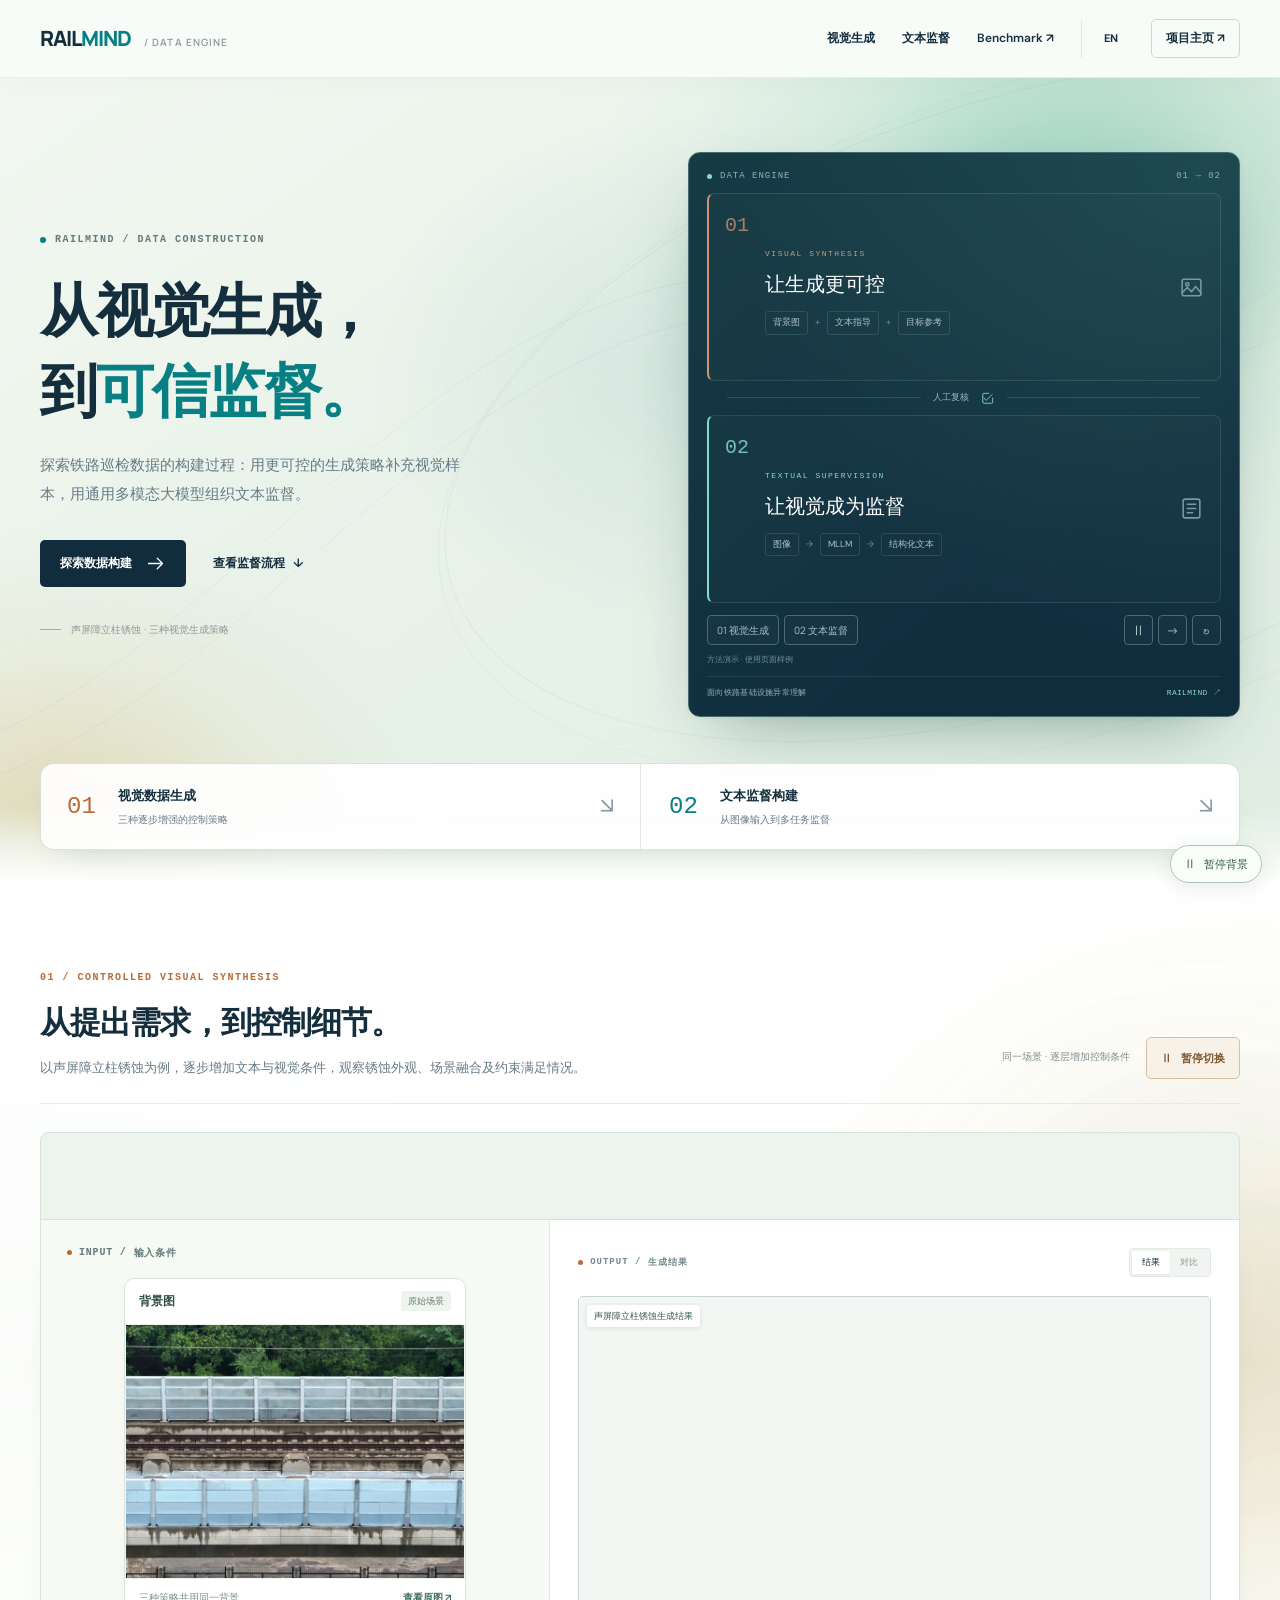
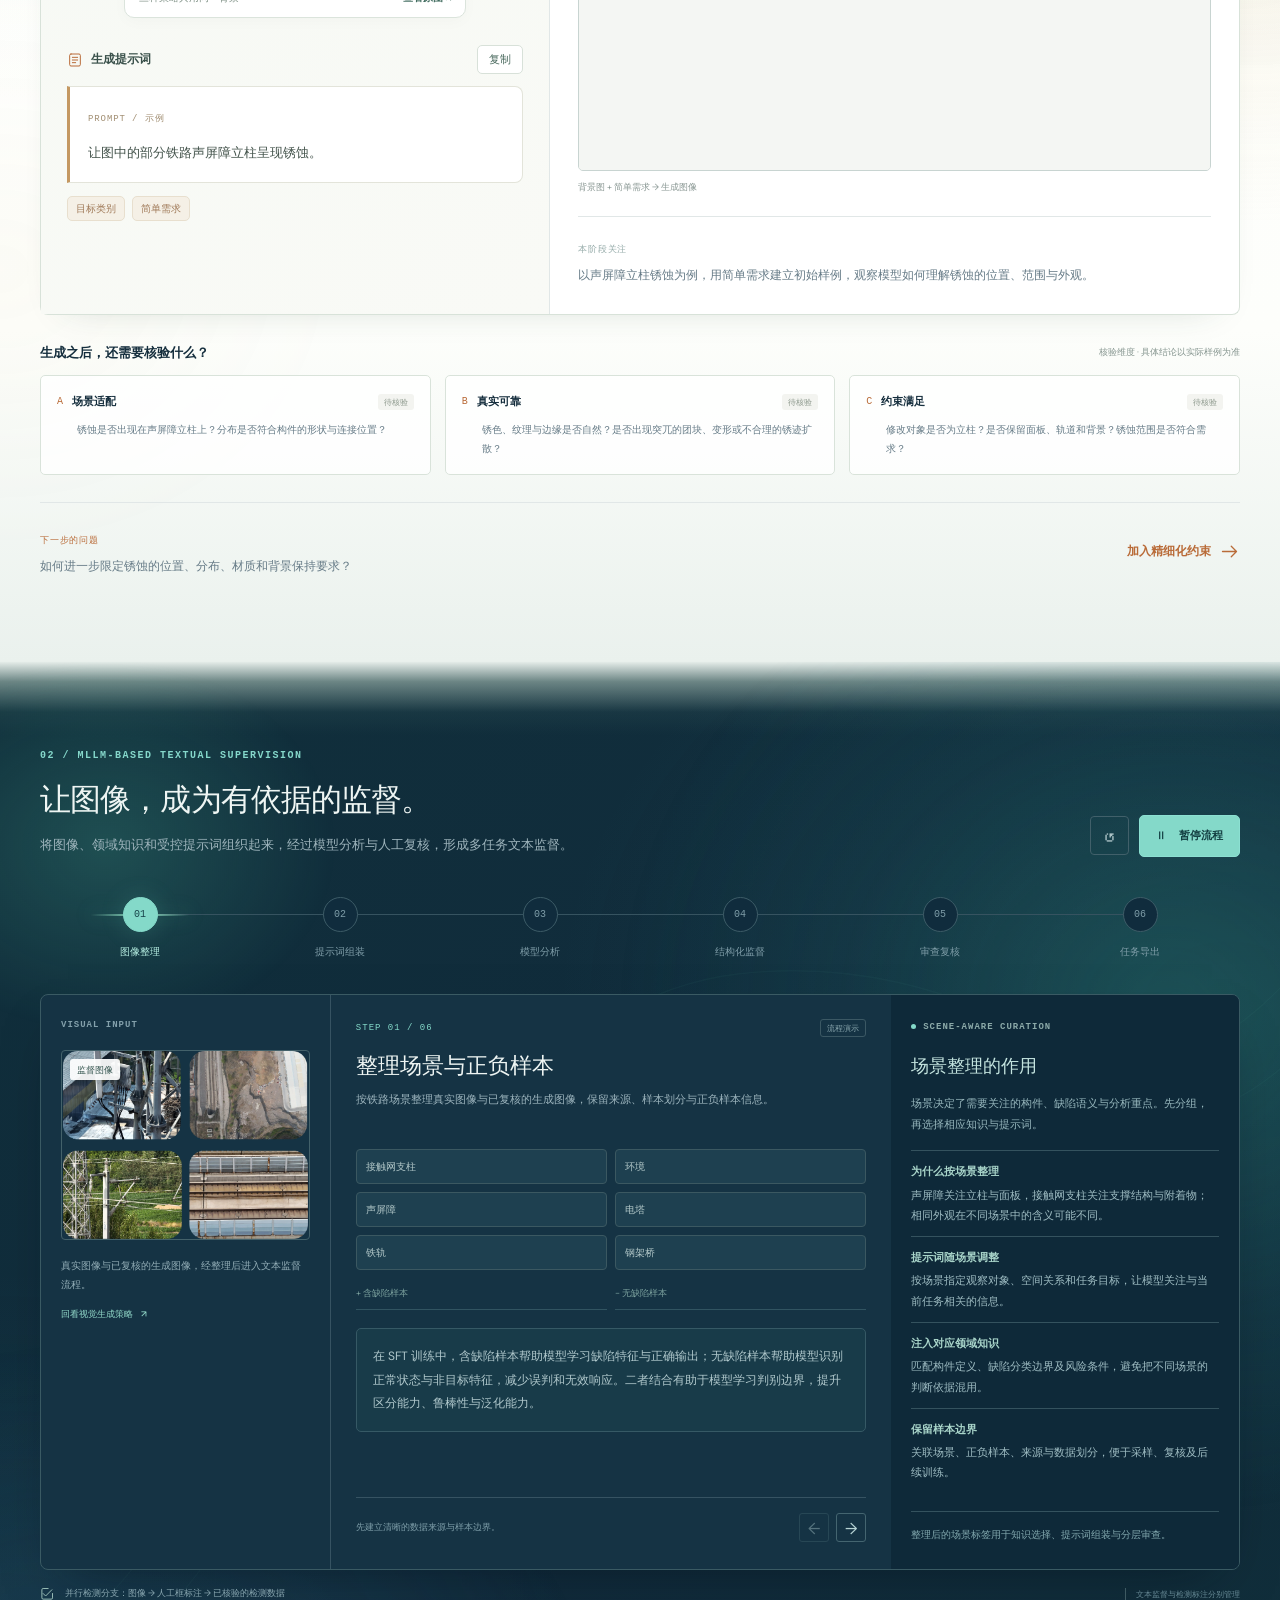
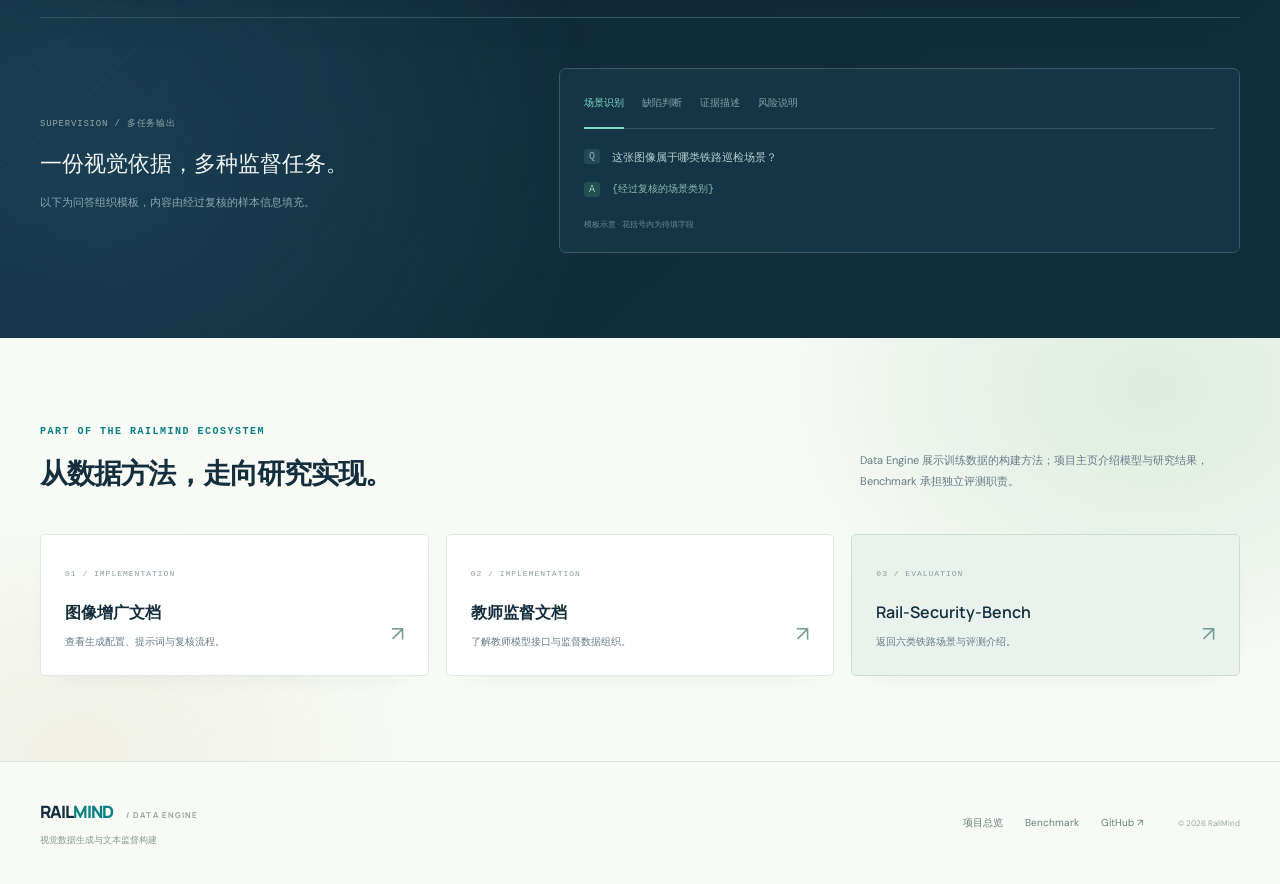
<file: data-engine/index.html>
<!doctype html>
<html lang="zh-CN">
<head>
  <meta charset="utf-8">
  <meta name="viewport" content="width=device-width,initial-scale=1">
  <meta name="description" content="RailMind Data Engine — an interactive guide to controlled visual synthesis and MLLM-generated textual supervision for railway infrastructure inspection.">
  <meta name="theme-color" content="#102c3d">
  <title>Data Engine | RailMind</title>
  <link rel="preconnect" href="https://fonts.googleapis.com">
  <link rel="preconnect" href="https://fonts.gstatic.com" crossorigin>
  <link href="https://fonts.googleapis.com/css2?family=DM+Sans:wght@400;500;600;700&family=Manrope:wght@400;500;600;700;800&display=swap" rel="stylesheet">
  <link rel="stylesheet" href="styles.css?v=input-cards-2">
  <link rel="stylesheet" href="background-theme.css?v=ambient-4">
  <link rel="stylesheet" href="background-motion.css?v=motion-1">
  <link rel="stylesheet" href="hero-demo.css?v=demo-1">
  <link rel="stylesheet" href="section-autoplay.css?v=auto-1">
  <script src="content.js?v=input-cards-1" defer></script>
  <script src="section-autoplay.js?v=auto-1" defer></script>
  <script src="app.js?v=section-auto-1" defer></script>
  <script src="background-motion.js?v=motion-1" defer></script>
  <script src="hero-demo.js?v=demo-1" defer></script>
</head>
<body>
<svg class="icon-library" aria-hidden="true" xmlns="http://www.w3.org/2000/svg"><defs>
  <symbol id="i-image" viewBox="0 0 24 24"><rect x="3" y="4" width="18" height="16" rx="2"/><circle cx="8" cy="9" r="1.5"/><path d="m3 17 5-5 4 4 4-5 5 6"/></symbol>
  <symbol id="i-arrow" viewBox="0 0 24 24"><path d="M4 12h16m-6-6 6 6-6 6"/></symbol>
  <symbol id="i-spark" viewBox="0 0 24 24"><path d="m12 3 2.5 6.5L21 12l-6.5 2.5L12 21l-2.5-6.5L3 12l6.5-2.5L12 3Z"/></symbol>
  <symbol id="i-check" viewBox="0 0 24 24"><path d="m5 12 4 4L19 6"/><path d="M20 12v7a2 2 0 0 1-2 2H5a2 2 0 0 1-2-2V6a2 2 0 0 1 2-2h8"/></symbol>
  <symbol id="i-text" viewBox="0 0 24 24"><rect x="4" y="3" width="16" height="18" rx="2"/><path d="M8 8h8M8 12h8M8 16h5"/></symbol>
</defs></svg>
<a class="skip-link" href="#main" data-i18n="skip">跳至内容</a>
<header class="site-header">
  <div class="container nav-inner">
    <a class="brand" href="../">RAIL<span>MIND</span><small>/ DATA ENGINE</small></a>
    <button id="menu-toggle" class="menu-toggle" type="button" aria-expanded="false" aria-controls="navigation" data-i18n-aria="menu">☰</button>
    <nav id="navigation" aria-label="Main navigation">
      <a href="#synthesis" data-i18n="navVisual">视觉生成</a><a href="#supervision" data-i18n="navText">文本监督</a><a href="../#benchmark">Benchmark ↗</a>
      <button id="language" class="language" type="button" aria-label="Switch language">EN</button>
      <a href="../" class="back-home" data-i18n="backHome">项目主页 ↗</a>
    </nav>
  </div>
</header>
<main id="main">
  <section class="hero">
    <div class="ambient-scene" aria-hidden="true"><span class="ambient-glow teal"></span><span class="ambient-glow gold"></span><span class="ambient-rails"></span></div>
    <div class="container hero-grid">
      <div class="hero-copy">
        <div class="eyebrow"><span class="small-dot"></span> RAILMIND / DATA CONSTRUCTION</div>
        <h1 data-i18n-html="heroTitle">从视觉生成，<br>到<span>可信监督。</span></h1>
        <p class="hero-description" data-i18n="heroDescription">探索铁路巡检数据的构建过程：用更可控的生成策略补充视觉样本，用通用多模态大模型组织文本监督。</p>
        <div class="hero-actions"><a class="button primary" href="#synthesis"><span data-i18n="startExplore">探索数据构建</span><svg class="icon"><use href="#i-arrow"/></svg></a><a class="text-link" href="#supervision"><span data-i18n="watchFlow">查看监督流程</span> ↓</a></div>
        <div class="hero-note"><span class="note-line"></span><span data-i18n="heroNote">声屏障立柱锈蚀 · 三种视觉生成策略</span></div>
      </div>
      <div class="engine-map" aria-label="Visual synthesis and textual supervision overview">
        <div class="map-top"><span><span class="live-dot"></span> DATA ENGINE</span><span class="mono">01 → 02</span></div>
        <div class="map-lane warm"><div class="map-index">01</div><div class="map-lane-body"><span class="map-tag">VISUAL SYNTHESIS</span><h2 data-i18n="mapVisual">让生成更可控</h2><div class="map-tokens"><span data-i18n="background">背景图</span><b>+</b><span data-i18n="prompt">文本指导</span><b>+</b><span data-i18n="reference">目标参考</span></div></div><svg class="icon"><use href="#i-image"/></svg></div>
        <div class="map-bridge"><span class="bridge-line"></span><span data-i18n="humanReview">人工复核</span><svg class="icon"><use href="#i-check"/></svg><span class="bridge-line"></span></div>
        <div class="map-lane cool"><div class="map-index">02</div><div class="map-lane-body"><span class="map-tag">TEXTUAL SUPERVISION</span><h2 data-i18n="mapText">让视觉成为监督</h2><div class="map-tokens"><span data-i18n="image">图像</span><b>→</b><span>MLLM</span><b>→</b><span data-i18n="structuredText">结构化文本</span></div></div><svg class="icon"><use href="#i-text"/></svg></div>
        <div class="map-bottom"><span data-i18n="mapBottom">面向铁路基础设施异常理解</span><span>RAILMIND ↗</span></div>
      </div>
    </div>
    <div class="container chapter-strip"><a href="#synthesis"><span class="chapter-number warm-text">01</span><span><b data-i18n="stripVisual">视觉数据生成</b><small data-i18n="stripVisualSub">三种逐步增强的控制策略</small></span><span class="chapter-arrow">↘</span></a><a href="#supervision"><span class="chapter-number cool-text">02</span><span><b data-i18n="stripText">文本监督构建</b><small data-i18n="stripTextSub">从图像输入到多任务监督</small></span><span class="chapter-arrow">↘</span></a></div>
  </section>

  <section class="section synthesis" id="synthesis" aria-labelledby="synthesis-title">
    <div class="container">
      <div class="section-heading"><div><div class="eyebrow warm-text">01 / CONTROLLED VISUAL SYNTHESIS</div><h2 id="synthesis-title" data-i18n="visualTitle">从提出需求，到控制细节。</h2><p class="section-description" data-i18n="visualDescription">以声屏障立柱锈蚀为例，逐步增加文本与视觉条件，观察锈蚀外观、场景融合及约束满足情况。</p></div><div class="synthesis-controls"><span class="section-side-note" data-i18n="visualSide">同一场景 · 逐层增加控制条件</span><button type="button" class="button synthesis-play" id="strategy-play" aria-pressed="true"><span id="strategy-play-icon" aria-hidden="true">Ⅱ</span><span id="strategy-play-label">暂停切换</span></button></div></div>
      <div class="strategy-tabs" role="tablist" aria-label="Generation strategies">
        <button id="strategy-tab-0" class="strategy-tab" type="button" role="tab" aria-selected="true" aria-controls="strategy-panel" data-strategy="0"><span class="tab-num">01</span><span><b data-i18n="simpleTitle">直接文本指导</b><small data-i18n="simpleSub">背景图 + 简单需求</small></span><span class="tab-arrow">↗</span></button>
        <button id="strategy-tab-1" class="strategy-tab" type="button" role="tab" aria-selected="false" aria-controls="strategy-panel" tabindex="-1" data-strategy="1"><span class="tab-num">02</span><span><b data-i18n="refinedTitle">精细化文本指导</b><small data-i18n="refinedSub">背景图 + 多维约束</small></span><span class="tab-arrow">↗</span></button>
        <button id="strategy-tab-2" class="strategy-tab" type="button" role="tab" aria-selected="false" aria-controls="strategy-panel" tabindex="-1" data-strategy="2"><span class="tab-num">03</span><span><b data-i18n="referenceTitle">目标参考指导</b><small data-i18n="referenceSub">背景图 + 目标参考 + 文本</small></span><span class="tab-arrow">↗</span></button>
      </div>
      <div id="strategy-panel" role="tabpanel" aria-labelledby="strategy-tab-0" class="strategy-panel" tabindex="0">
        <div class="strategy-inputs">
          <div class="panel-label"><span class="label-dot warm-bg"></span> INPUT / <span data-i18n="inputConditions">输入条件</span></div>
          <div class="input-images" id="synthesis-inputs"><figure class="input-image-card" id="background-card"><div class="input-card-heading"><span data-i18n="background">背景图</span><span class="input-role" data-i18n="originalScene">原始场景</span></div><a class="input-image-open" id="background-open" href="#synthesis" target="_blank" rel="noopener" data-i18n-aria="openBackground"><div id="background-slot" class="media-slot input-image-stage"></div></a><figcaption><span data-i18n="sharedBackground">三种策略共用同一背景</span><a id="background-view" href="#synthesis" target="_blank" rel="noopener"><span data-i18n="viewOriginal">查看原图</span> ↗</a></figcaption></figure><figure class="input-image-card" id="reference-card" hidden><div class="input-card-heading"><span data-i18n="reference">目标参考</span><span class="input-role" data-i18n="appearanceReference">外观参考</span></div><a class="input-image-open" id="reference-open" href="#synthesis" target="_blank" rel="noopener" data-i18n-aria="openReference"><div id="reference-slot" class="media-slot input-image-stage"></div></a><figcaption><span data-i18n="referenceDetail">约束锈斑形态与纹理</span><a id="reference-view" href="#synthesis" target="_blank" rel="noopener"><span data-i18n="viewOriginal">查看原图</span> ↗</a></figcaption></figure></div>
          <div class="prompt-heading"><span><svg class="icon"><use href="#i-text"/></svg><b data-i18n="generationPrompt">生成提示词</b></span><button id="copy-prompt" type="button" class="quiet-button" data-i18n="copy">复制</button></div>
          <div class="prompt-box"><span class="code-eyebrow" data-i18n="promptExample">PROMPT / 示例</span><p id="generation-prompt"></p></div>
          <div id="constraint-tags" class="constraint-tags"></div>
        </div>
        <div class="strategy-output">
          <div class="output-header"><div class="panel-label"><span class="label-dot warm-bg"></span> OUTPUT / <span data-i18n="generatedResult">生成结果</span></div><div class="segmented" aria-label="Result view"><button type="button" id="view-result" aria-pressed="true" data-i18n="resultView">结果</button><button type="button" id="view-compare" aria-pressed="false" data-i18n="compareView">对比</button></div></div>
          <div id="result-display" class="result-display"></div>
          <div class="output-caption"><span id="strategy-caption"></span><span class="pending-label" data-i18n="pendingImages">图像待补充</span></div>
          <div class="strategy-explanation"><span class="mini-label" data-i18n="strategyFocus">本阶段关注</span><p id="strategy-description"></p></div>
        </div>
      </div>
      <div class="review-heading"><h3 data-i18n="reviewTitle">生成之后，还需要核验什么？</h3><span data-i18n="reviewNote">核验维度 · 具体结论以实际样例为准</span></div>
      <div class="review-grid"><details open><summary><span class="review-num">A</span><span data-i18n="sceneFit">场景适配</span><span class="review-status" data-i18n="pendingReview">待核验</span></summary><p id="review-scene"></p></details><details open><summary><span class="review-num">B</span><span data-i18n="fidelity">真实可靠</span><span class="review-status" data-i18n="pendingReview">待核验</span></summary><p id="review-fidelity"></p></details><details open><summary><span class="review-num">C</span><span data-i18n="compliance">约束满足</span><span class="review-status" data-i18n="pendingReview">待核验</span></summary><p id="review-compliance"></p></details></div>
      <div class="strategy-transition"><div><span class="mini-label warm-text" data-i18n="nextQuestion">下一步的问题</span><p id="transition-text"></p></div><a class="text-link" id="next-strategy" href="#supervision"><span id="next-strategy-label"></span><svg class="icon" aria-hidden="true"><use href="#i-arrow"/></svg></a></div>
    </div>
  </section>

  <section class="section supervision" id="supervision" aria-labelledby="supervision-title">
    <div class="container">
      <div class="section-heading"><div><div class="eyebrow">02 / MLLM-BASED TEXTUAL SUPERVISION</div><h2 id="supervision-title" data-i18n="textTitle">让图像，成为有依据的监督。</h2><p class="section-description" data-i18n="textDescription">将图像、领域知识和受控提示词组织起来，经过模型分析与人工复核，形成多任务文本监督。</p></div><div class="flow-controls"><button type="button" id="flow-reset" class="flow-reset" data-i18n-aria="replay">↺</button><button type="button" class="button play-button" id="flow-play"><span id="play-icon">▶</span><span id="play-label" data-i18n="playFlow">播放流程</span></button></div></div>
      <div class="pipeline-track"><div class="pipeline-progress" id="pipeline-progress"></div><div id="pipeline-steps" class="pipeline-steps" role="tablist" aria-label="Data engine steps"></div></div>
      <div class="flow-body" id="flow-panel" role="tabpanel" tabindex="0">
        <div class="flow-source"><div class="panel-label">VISUAL INPUT</div><div id="supervision-slot" class="media-slot supervision-slot"></div><p data-i18n="sourceDescription">真实图像与已复核的生成图像，经整理后进入文本监督流程。</p><a class="inline-link" href="#synthesis"><span data-i18n="backToSynthesis">回看视觉生成策略</span> ↗</a></div>
        <div class="flow-detail"><div class="step-topline"><span class="step-counter" id="step-counter">STEP 01 / 06</span><span class="demo-badge" data-i18n="workflowDemo">流程演示</span></div><h3 id="step-title"></h3><p id="step-description" class="step-description"></p><div id="step-content" class="step-content"></div><div class="step-bottom"><span id="step-purpose"></span><div><button id="flow-prev" type="button" class="step-nav" data-i18n-aria="previousStep">←</button><button id="flow-next" type="button" class="step-nav" data-i18n-aria="nextStep">→</button></div></div></div>
        <aside id="stage-insight" class="supervision-output" aria-live="polite"><div class="panel-label"><span class="label-dot"></span><span data-i18n="supervisionSchema">监督结构</span></div><div class="schema-title"><svg class="icon"><use href="#i-text"/></svg><b>supervision.json</b></div><pre id="schema-preview"></pre><p class="schema-note" data-i18n="schemaNote">字段结构示意。图像与真实模型输出将在项目仓库开放</p><div class="schema-footer"><span data-i18n="exportGate">通过复核后导出</span><svg class="icon"><use href="#i-check"/></svg></div></aside>
      </div>
      <div class="parallel-branch"><svg class="icon"><use href="#i-check"/></svg><span data-i18n="detectionBranch">并行检测分支：图像 → 人工框标注 → 已核验的检测数据</span><span class="branch-separator"></span><span data-i18n="detectionNote">文本监督与检测标注分别管理</span></div>
      <div class="task-preview"><div class="task-preview-heading"><span class="mini-label" data-i18n="taskOutput">SUPERVISION / 多任务输出</span><h3 data-i18n="taskTitle">一份视觉依据，多种监督任务。</h3><p data-i18n="taskDescription">以下为问答组织模板，内容由经过复核的样本信息填充。</p></div><div class="task-card"><div id="task-tabs" class="task-tabs" role="tablist" aria-label="Supervision tasks"></div><div id="task-panel" role="tabpanel" tabindex="0"><div class="qa-row"><span>Q</span><p id="task-question"></p></div><div class="qa-row answer"><span>A</span><p id="task-answer"></p></div></div><div class="template-note" data-i18n="templateNote">模板示意 · 花括号内为待填字段</div></div></div>
    </div>
  </section>

  <section class="resources section" id="resources"><div class="container"><div class="resource-intro"><div><div class="eyebrow cool-text">PART OF THE RAILMIND ECOSYSTEM</div><h2 data-i18n="resourceTitle">从数据方法，走向研究实现。</h2></div><p data-i18n="resourceDescription">Data Engine 展示训练数据的构建方法；项目主页介绍模型与研究结果，Benchmark 承担独立评测职责。</p></div><div class="resource-grid"><a class="resource-card" href="https://github.com/chaomacv/RailMind/blob/main/docs/04_augmentation.md" target="_blank" rel="noopener"><span class="resource-number">01 / IMPLEMENTATION</span><h3 data-i18n="augmentationDocs">图像增广文档</h3><p data-i18n="augmentationDocsSub">查看生成配置、提示词与复核流程。</p><span class="resource-arrow">↗</span></a><a class="resource-card" href="https://github.com/chaomacv/RailMind/blob/main/docs/03_data_engine.md" target="_blank" rel="noopener"><span class="resource-number">02 / IMPLEMENTATION</span><h3 data-i18n="teacherDocs">教师监督文档</h3><p data-i18n="teacherDocsSub">了解教师模型接口与监督数据组织。</p><span class="resource-arrow">↗</span></a><a class="resource-card benchmark-resource" href="../#benchmark"><span class="resource-number">03 / EVALUATION</span><h3>Rail-Security-Bench</h3><p data-i18n="benchmarkSub">返回六类铁路场景与评测介绍。</p><span class="resource-arrow">↗</span></a></div></div></section>
</main>
<footer class="site-footer"><div class="container footer-inner"><div><a class="brand" href="../">RAIL<span>MIND</span><small>/ DATA ENGINE</small></a><p data-i18n="footerText">视觉数据生成与文本监督构建</p></div><div class="footer-links"><a href="../" data-i18n="projectOverview">项目总览</a><a href="../#benchmark">Benchmark</a><a href="https://github.com/chaomacv/RailMind" target="_blank" rel="noopener">GitHub ↗</a><span>© 2026 RailMind</span></div></div></footer>
<div id="toast" class="toast" role="status"></div>
</body>
</html>
</file>
<file: data-engine/styles.css>
:root{--ink:#152e3d;--muted:#667b87;--teal:#087f83;--mint:#84d9c9;--warm:#b96b38;--warm-light:#f4ece3;--line:#e1e7e7;--paper:#fafbf9;--navy:#102c3d;--mono:Consolas,'Courier New',monospace;--font:Manrope,'DM Sans','Microsoft YaHei',sans-serif}*{box-sizing:border-box}html{scroll-behavior:smooth;scroll-padding-top:95px}body{margin:0;color:var(--ink);font-family:'DM Sans','Microsoft YaHei',Arial,sans-serif;background:var(--paper);font-size:14px;line-height:1.75}button,a{-webkit-tap-highlight-color:transparent}button{font:inherit;cursor:pointer}button:disabled{cursor:default;opacity:.4}a{color:inherit;text-decoration:none}button:focus-visible,a:focus-visible,summary:focus-visible,[tabindex="0"]:focus-visible{outline:3px solid #309a9d;outline-offset:5px}h1,h2,h3,p{margin:0}h1,h2,h3{font-family:var(--font);line-height:1.35}button{color:inherit}svg.icon{height:21px;width:21px;fill:none;stroke:currentColor;stroke-width:1.5;stroke-linecap:round;stroke-linejoin:round;flex-shrink:0}.icon-library{position:absolute;width:0;height:0;overflow:hidden}.container{width:min(1200px,100% - 64px);margin-inline:auto}.skip-link{position:fixed;top:-100px;left:20px;z-index:100;background:var(--navy);color:white;padding:12px}.skip-link:focus{top:10px}.site-header{height:78px;position:sticky;top:0;z-index:50;background:#fafbf9f2;backdrop-filter:blur(16px);border-bottom:1px solid var(--line)}.nav-inner{height:100%;display:flex;align-items:center;justify-content:space-between;gap:25px}.brand{font-family:var(--font);font-size:21px;font-weight:800;letter-spacing:-1px;white-space:nowrap}.brand>span{color:var(--teal)}.brand small{font-size:10px;color:#8c999e;letter-spacing:1.1px;margin-left:13px;font-weight:600}nav{display:flex;align-items:center;gap:27px;font-size:12px;font-weight:600}nav a:hover,.text-link:hover,.inline-link:hover{color:var(--teal)}.language{background:none;border:0;border-left:1px solid var(--line);padding-left:22px;font-size:11px;font-weight:700;min-height:38px}.back-home{border:1px solid #cbd8da;padding:8px 14px;border-radius:5px}.menu-toggle{display:none}.hero{background:#f7f8f4;border-bottom:1px solid var(--line);overflow:hidden}.hero-grid{display:grid;grid-template-columns:1.04fr 1fr;gap:74px;align-items:center;padding-top:74px;padding-bottom:69px}.eyebrow{font-family:var(--mono);font-size:10px;font-weight:600;letter-spacing:1.5px;display:flex;align-items:center;gap:9px;color:#85d8cb}.hero .eyebrow{color:#617a7d}.small-dot{width:6px;height:6px;background:var(--teal);border-radius:50%}h1{font-size:clamp(40px,4.5vw,62px);font-weight:700;letter-spacing:-2px;line-height:1.38;margin:22px 0}h1 span{color:var(--teal)}.hero-description{font-size:15px;line-height:1.95;color:var(--muted);max-width:440px}.hero-actions{display:flex;align-items:center;gap:27px;margin-top:30px}.button{display:inline-flex;justify-content:center;align-items:center;gap:13px;padding:12px 19px;border-radius:5px;font-weight:600;font-size:12px;border:1px solid transparent;min-height:46px;transition:background .2s,transform .2s}.button:hover{transform:translateY(-2px)}.primary{background:var(--navy);color:#fff}.primary:hover{background:#1f4655}.text-link{display:inline-flex;align-items:center;gap:8px;border:0;background:none;padding:8px 0;font-size:12px;font-weight:600}.hero-note{display:flex;align-items:center;gap:10px;font-size:10px;color:#8b989b;margin-top:34px}.note-line{width:21px;height:1px;background:#9eaeae}.engine-map{border:1px solid #315260;background:var(--navy);color:#fff;padding:22px;border-radius:12px;position:relative;box-shadow:0 20px 45px #17384912}.map-top,.map-bottom{display:flex;justify-content:space-between;align-items:center;font:9px var(--mono);letter-spacing:1px;color:#96aeb7}.map-top{margin-bottom:22px}.map-top>span:first-child{display:flex;align-items:center;gap:8px}.live-dot{display:inline-block;width:5px;height:5px;background:var(--mint);border-radius:50%}.map-lane{padding:23px 18px;display:flex;align-items:center;gap:16px;border-radius:7px;border:1px solid #ffffff1a;background:#ffffff04}.map-lane.warm{border-left:2px solid #cd946d}.map-lane.cool{border-left:2px solid var(--mint)}.map-index{font:20px var(--mono);align-self:flex-start;color:#c58c66;opacity:.85}.cool .map-index{color:var(--mint)}.map-lane-body{flex:1}.map-tag{font:8px var(--mono);letter-spacing:1.5px;color:#c79978}.cool .map-tag{color:var(--mint)}.map-lane h2{font-size:20px;margin:6px 0 14px;font-weight:500}.map-lane>.icon{color:#7898a5;width:25px;height:25px}.map-tokens{display:flex;gap:7px;align-items:center;flex-wrap:wrap;font-size:9px;color:#afc1c8}.map-tokens span{padding:3px 7px;border:1px solid #ffffff1c;border-radius:3px;white-space:nowrap}.map-tokens b{font-weight:400;color:#6b8b99}.map-bridge{display:flex;align-items:center;justify-content:center;gap:12px;color:#a1b8be;font-size:9px;padding:13px 26px}.map-bridge .icon{width:14px;height:14px;color:var(--mint)}.bridge-line{height:1px;background:#34505d;flex:1}.map-bottom{border-top:1px solid #ffffff12;padding-top:16px;margin-top:22px;font-size:8px;letter-spacing:.3px}.map-bottom span:last-child{color:var(--mint)}.chapter-strip{display:grid;grid-template-columns:1fr 1fr;border-top:1px solid var(--line)}.chapter-strip>a{display:flex;align-items:center;gap:22px;padding:24px 0;transition:background .2s}.chapter-strip>a:last-child{padding-left:40px;border-left:1px solid var(--line)}.chapter-number{font:24px var(--mono)}.chapter-strip b{display:block;font-size:13px;font-weight:600}.chapter-strip small{font-size:10px;color:var(--muted);display:block;margin-top:3px}.chapter-arrow{margin-left:auto;margin-right:36px;font-size:22px;color:#849b9f}.warm-text{color:var(--warm)!important}.cool-text{color:var(--teal)!important}.warm-bg{background:var(--warm)!important}.section{padding:85px 0}.section-heading{display:flex;justify-content:space-between;align-items:flex-end;gap:24px;margin-bottom:34px}.section-heading h2,.resource-intro h2{font-size:31px;letter-spacing:-.9px;margin:14px 0}.section-description{color:var(--muted);font-size:13px;max-width:680px}.section-side-note{font-size:10px;color:#82908f;white-space:nowrap;padding-bottom:3px}.strategy-tabs{display:grid;grid-template-columns:repeat(3,1fr);border:1px solid var(--line);border-radius:8px 8px 0 0;overflow:hidden;background:#f1f3f0}.strategy-tab{border:0;border-right:1px solid var(--line);background:transparent;text-align:left;display:flex;align-items:center;gap:16px;padding:21px 23px;position:relative;transition:background .2s;min-width:0}.strategy-tab:last-child{border-right:0}.strategy-tab[aria-selected="true"]{background:#fff}.strategy-tab[aria-selected="true"]:after{content:'';height:3px;background:var(--warm);position:absolute;bottom:0;left:0;right:0}.strategy-tab .tab-num{font:17px var(--mono);color:#93a2a5}.strategy-tab[aria-selected="true"] .tab-num{color:var(--warm)}.strategy-tab b{display:block;font-size:13px;font-weight:600}.strategy-tab small{display:block;font-size:10px;color:var(--muted);margin-top:3px}.tab-arrow{margin-left:auto;color:#b0bcbd;font-size:17px}.strategy-tab[aria-selected="true"] .tab-arrow{color:var(--warm)}.strategy-panel{display:grid;grid-template-columns: .85fr 1.15fr;border:1px solid var(--line);border-top:0;border-radius:0 0 8px 8px;background:#fff}.strategy-inputs{padding:28px;border-right:1px solid var(--line);min-width:0}.panel-label{font:9px var(--mono);font-weight:600;letter-spacing:1px;display:flex;align-items:center;gap:7px;color:#73898e}.label-dot{width:5px;height:5px;border-radius:50%;background:var(--mint)}.input-images{display:flex;gap:12px;margin:19px 0 25px}.media-slot{position:relative;isolation:isolate;overflow:hidden;display:flex;align-items:center;justify-content:center;flex-direction:column;gap:9px;background:#f4f6f3;border:1px dashed #c8d4d1;min-width:0;color:#859995;text-align:center}.media-slot[hidden]{display:none}.media-slot:before{content:'';z-index:-1;position:absolute;inset:0;background-image:linear-gradient(#3f6d6010 1px,transparent 1px),linear-gradient(90deg,#3f6d6010 1px,transparent 1px);background-size:27px 27px;mask-image:radial-gradient(ellipse,black,transparent 70%)}.media-slot .icon{height:29px;width:29px;stroke-width:1}.media-slot strong{font-weight:500;font-size:12px;color:#667f7b}.media-slot small{font:8px var(--mono);letter-spacing:1.3px;color:#a0aeaa}.small-slot{height:133px;flex:1;border-radius:5px}.media-slot img{width:100%;height:100%;object-fit:contain;display:block;position:absolute;inset:0;background:#f4f6f3}.media-tag{position:absolute;top:10px;left:12px;font:8px var(--mono);color:#82948f;letter-spacing:.6px}.prompt-heading{display:flex;justify-content:space-between;align-items:center;margin-bottom:11px}.prompt-heading>span{display:flex;gap:8px;align-items:center}.prompt-heading .icon{width:16px;height:16px;color:var(--warm)}.prompt-heading b{font-size:11px;font-weight:600}.quiet-button{padding:5px 9px;background:#fff;border:1px solid var(--line);border-radius:4px;font-size:9px;color:var(--muted)}.prompt-box{background:#f7f5f1;border-left:2px solid #ca9a77;padding:16px 18px;min-height:156px;border-radius:0 5px 5px 0}.code-eyebrow{font:8px var(--mono);letter-spacing:1px;color:#aa8d77}.prompt-box p{font-size:11px;line-height:1.95;white-space:pre-line;margin-top:9px;color:#675d53}.constraint-tags{display:flex;gap:6px;flex-wrap:wrap;margin-top:14px;min-height:20px}.constraint-tags span{padding:3px 7px;background:#f6f1ea;color:#a07a59;font-size:9px;border-radius:3px}.strategy-output{padding:28px;min-width:0}.output-header{display:flex;align-items:center;justify-content:space-between;margin-bottom:19px}.segmented{background:#f2f4f1;border:1px solid #e5e9e5;border-radius:4px;padding:2px;display:flex}.segmented button{font-size:9px;padding:4px 10px;background:none;border:0;color:#889691;border-radius:2px}.segmented [aria-pressed="true"]{background:#fff;color:var(--ink);box-shadow:0 1px 3px #163b2912}.result-display{height:286px;display:flex;gap:10px}.result-display>.media-slot{flex:1;border-radius:5px}.result-display .media-slot:after{content:'';position:absolute;inset:14px;border:1px solid #a0b8aa30;pointer-events:none}.result-display .media-slot .icon{width:39px;height:39px}.output-caption{display:flex;justify-content:space-between;gap:8px;font-size:9px;color:#8a9894;margin-top:9px}.pending-label{white-space:nowrap;color:#a18b6c}.strategy-explanation{border-top:1px solid var(--line);padding-top:18px;margin-top:20px}.mini-label{font-family:var(--mono);font-size:9px;font-weight:500;letter-spacing:.8px;color:#94aaa8}.strategy-explanation p{margin-top:5px;font-size:12px;line-height:1.85;color:var(--muted)}.review-heading{display:flex;align-items:center;justify-content:space-between;gap:18px;margin:29px 0 13px}.review-heading h3{font-size:13px;font-weight:600}.review-heading>span{font-size:9px;color:#85958f}.review-grid{display:grid;grid-template-columns:repeat(3,1fr);gap:14px}.review-grid details{border:1px solid var(--line);border-radius:5px;padding:16px;background:#fff}.review-grid summary{display:flex;gap:9px;align-items:center;cursor:pointer;list-style:none;font-size:11px;font-weight:600}.review-grid summary::-webkit-details-marker{display:none}.review-num{font:10px var(--mono);color:var(--warm)}.review-status{margin-left:auto;font-size:8px;font-weight:400;background:#f3f4f0;color:#8d998d;padding:1px 6px;border-radius:3px}.review-grid p{font-size:10px;line-height:1.85;color:var(--muted);margin:10px 0 0 20px}.strategy-transition{display:flex;justify-content:space-between;align-items:center;gap:24px;border-top:1px solid var(--line);padding-top:23px;margin-top:27px}.strategy-transition p{font-size:12px;color:var(--muted);margin-top:5px}.strategy-transition .text-link{white-space:nowrap;color:var(--warm)}.supervision{color:#eef5f3;background:var(--navy);position:relative}.supervision .section-description{color:#9eb4bc}.supervision .section-heading h2{font-weight:500}.flow-controls{display:flex;align-items:center;gap:10px;flex-shrink:0}.play-button{background:var(--mint);color:#133f42;border:1px solid #8ce0d2;font-size:11px;padding:10px 16px;min-height:42px}.play-button:hover{background:#a7ebdc}.play-button>span:first-child{font-size:10px}.flow-reset{color:#aec5c8;background:transparent;border:1px solid #41606a;width:39px;height:39px;border-radius:4px;font-size:22px;line-height:1}.pipeline-track{position:relative;margin:40px 0 25px}.pipeline-track:before,.pipeline-progress{content:'';position:absolute;top:17px;height:1px;background:#365360;left:8.3%;right:8.3%;z-index:0}.pipeline-progress{right:auto;width:0;background:var(--mint);transition:width .4s}.pipeline-steps{position:relative;display:grid;grid-template-columns:repeat(6,1fr)}.pipeline-step{display:flex;align-items:center;flex-direction:column;gap:11px;border:0;color:#7f9da8;background:none;min-height:72px;font-size:10px;position:relative;padding:0 4px}.pipeline-step>span{width:35px;height:35px;border:1px solid #3d5c67;background:var(--navy);display:grid;place-items:center;border-radius:50%;font:10px var(--mono);z-index:1;transition:all .2s}.pipeline-step[aria-selected="true"]{color:#b7efe3}.pipeline-step[aria-selected="true"]>span{background:var(--mint);border-color:var(--mint);color:#19444b;box-shadow:0 0 0 5px #84d9c912}.pipeline-step.completed>span{color:var(--mint);border-color:#69b8ad}.flow-body{display:grid;grid-template-columns:.75fr 1.45fr .9fr;border:1px solid #365362;border-radius:8px;overflow:hidden;background:#153344}.flow-source{padding:25px 20px;border-right:1px solid #365362;min-width:0}.flow-source .panel-label{color:#83a0ab}.supervision-slot{height:190px;background:#183b49;border-color:#43616a;margin:20px 0 16px;border-radius:4px;color:#638d92}.supervision-slot:before{background-image:linear-gradient(#90c4b410 1px,transparent 1px),linear-gradient(90deg,#90c4b410 1px,transparent 1px)}.supervision-slot strong{color:#9ab4b6;font-size:10px}.supervision-slot small{color:#597e84;font-size:7px}.supervision-slot .media-tag{color:#70928f}.flow-source>p{font-size:10px;line-height:1.9;color:#92adb6}.inline-link{display:inline-flex;color:#93daca;font-size:9px;font-weight:500;margin-top:13px;gap:8px}.flow-detail{padding:24px 25px;min-width:0;display:flex;flex-direction:column}.step-topline{display:flex;justify-content:space-between;align-items:center;gap:8px}.step-counter{font:9px var(--mono);letter-spacing:1px;color:var(--mint)}.demo-badge{font-size:8px;color:#8ca9b0;border:1px solid #3b5864;border-radius:3px;padding:1px 6px}.flow-detail h3{font-size:22px;margin:14px 0 9px;font-weight:500}.step-description{font-size:11px;line-height:1.9;color:#9cb4bd;min-height:43px}.step-content{margin:17px 0 20px;flex:1;min-height:153px}.scene-chips{display:grid;grid-template-columns:repeat(2,1fr);gap:8px}.scene-chips>span{font-size:10px;line-height:1.5;padding:9px;background:#1e4050;border:1px solid #3b5861;border-radius:4px;color:#b3c8c9}.source-types{display:flex;justify-content:space-between;font-size:9px;color:#7da39f;margin-top:16px;gap:8px}.source-types>span{border-bottom:1px solid #315461;padding-bottom:7px;flex:1}.step-bottom{border-top:1px solid #365362;padding-top:13px;display:flex;align-items:center;justify-content:space-between;gap:15px;min-height:48px}.step-bottom>span{font-size:9px;color:#7e9ea9;max-width:70%}.step-bottom>div{display:flex;gap:7px}.step-nav{background:transparent;border:1px solid #446570;border-radius:3px;width:30px;height:29px;color:#b7d4d5;font-size:16px}.step-nav:not(:disabled):hover{border-color:var(--mint);color:var(--mint)}.supervision-output{background:#0e2939;padding:25px 20px;min-width:0;display:flex;flex-direction:column}.supervision-output .panel-label{color:#8caaa9}.schema-title{margin-top:22px;display:flex;align-items:center;gap:8px;font:9px var(--mono);color:#90b4b2}.schema-title b{font-weight:400}.schema-title .icon{width:15px;height:15px}pre{margin:17px 0 18px;font:10px/2.15 var(--mono);color:#587e88;white-space:pre-wrap;overflow-wrap:anywhere;transition:color .3s}pre .json-key{color:#9dbcb9}pre .json-value{color:#769092}pre .json-active{color:var(--mint)}.schema-note{font-size:9px;line-height:1.85;color:#65868e;margin-top:auto}.schema-footer{margin-top:16px;border-top:1px solid #2a4755;padding-top:13px;display:flex;justify-content:space-between;align-items:center;color:#81b2a8;font-size:9px}.schema-footer .icon{width:16px;height:16px}.parallel-branch{display:flex;align-items:center;gap:10px;padding:16px 0;border-bottom:1px solid #365362;font-size:9px;color:#88a6b0}.parallel-branch .icon{width:15px;height:15px;color:#9fc4bb}.branch-separator{height:12px;width:1px;background:#3e5a62;margin-left:auto}.parallel-branch>span:last-child{font-size:8px;color:#668995}.prompt-assembly{display:flex;flex-wrap:wrap;gap:6px;margin-bottom:11px}.prompt-piece{font-size:9px;background:#1e4550;border:1px solid #3e6670;color:#9ebebc;padding:5px 8px;border-radius:3px}.prompt-piece:hover,.prompt-piece[aria-pressed="true"]{background:#2e5e60;color:#cdf1df;border-color:#75b4a5}.prompt-excerpt{padding:11px 13px;border-left:2px solid #75b4a5;font-size:10px;color:#9fbbc0;line-height:1.9;background:#0f2e3d;min-height:77px}.teacher-visual{border:1px solid #3d5f68;border-radius:5px;padding:20px;display:flex;align-items:center;gap:17px}.teacher-symbol{display:grid;place-items:center;height:49px;width:49px;border:1px solid #7fb7ad;border-radius:10px;background:#244d55;color:var(--mint)}.teacher-symbol .icon{width:28px;height:28px}.teacher-visual b{font:16px var(--font);color:#c7e7e3;display:block}.teacher-visual small{display:block;font-size:9px;color:#7b9ca7;margin-top:4px}.flow-mini-note{margin-top:14px;font-size:9px;line-height:1.9;color:#7b9ca7}.field-list{display:grid;grid-template-columns:repeat(2,1fr);gap:6px}.field-list span{border:1px solid #355864;padding:8px;border-radius:3px;font-size:10px;color:#abc8c5}.review-list{list-style:none;padding:0;margin:0;display:grid;gap:8px}.review-list li{display:flex;align-items:center;gap:9px;font-size:10px;color:#a9c3c5}.review-list li:before{content:'□';color:#84c3b6}.export-path{display:grid;gap:8px}.export-path>div{display:flex;align-items:center;gap:11px;border:1px solid #355864;border-radius:4px;padding:10px;color:#b0ceca;font-size:10px}.export-path .icon{width:17px;height:17px;color:#7ec4b4}.task-preview{display:grid;grid-template-columns:.8fr 1.2fr;gap:65px;margin-top:50px;align-items:center}.task-preview h3{font-size:22px;font-weight:500;line-height:1.5;margin:13px 0}.task-preview-heading>p{font-size:11px;color:#89a7b2;max-width:340px}.task-card{border:1px solid #3b5966;border-radius:7px;padding:21px 24px;background:#143545;min-width:0}.task-tabs{display:flex;flex-wrap:wrap;border-bottom:1px solid #365362;gap:18px;padding-bottom:12px;margin-bottom:18px}.task-tab{background:none;border:0;font-size:10px;color:#81a0a9;padding:4px 0;position:relative}.task-tab[aria-selected="true"]{color:var(--mint)}.task-tab[aria-selected="true"]:after{content:'';height:2px;position:absolute;bottom:-13px;left:0;right:0;background:var(--mint)}.qa-row{display:flex;gap:12px;align-items:flex-start;margin-top:12px;font-size:11px;line-height:1.9}.qa-row>span{font:10px var(--mono);color:#8ab0ba;background:#244a59;border-radius:3px;padding:2px 5px;margin-top:2px}.qa-row>p{color:#b6cecf}.qa-row.answer>p{color:#8fb9b0;font-family:var(--mono);font-size:10px}.qa-row.answer>span{color:#99cdbf;background:#24504f}.template-note{font-size:8px;color:#668b96;margin-top:18px}.resources{background:#f6f8f4}.resource-intro{display:flex;align-items:flex-end;justify-content:space-between;gap:55px;margin-bottom:28px}.resource-intro>p{font-size:11px;line-height:1.9;color:var(--muted);max-width:380px;margin-bottom:14px}.resource-intro h2{font-size:28px}.resource-grid{display:grid;grid-template-columns:repeat(3,1fr);gap:17px}.resource-card{background:#fff;border:1px solid var(--line);border-radius:5px;padding:24px;position:relative;transition:transform .2s,border-color .2s}.resource-card:hover{transform:translateY(-3px);border-color:#9ebfba}.resource-number{font:8px var(--mono);letter-spacing:1px;color:#8c9d9d}.resource-card h3{font-size:16px;margin:18px 0 9px;font-weight:600}.resource-card p{font-size:10px;line-height:1.9;color:var(--muted);max-width:85%}.resource-arrow{position:absolute;right:24px;bottom:23px;font-size:21px;color:#749c96}.benchmark-resource{background:#eaf2ed;border-color:#cfded4}.site-footer{background:#f6f8f4;border-top:1px solid var(--line);padding:35px 0}.footer-inner{display:flex;align-items:center;justify-content:space-between;gap:20px}.site-footer .brand{font-size:17px}.site-footer .brand small{font-size:8px}.site-footer p{font-size:9px;color:#879a98;margin-top:6px}.footer-links{display:flex;gap:22px;font-size:10px;color:#647e7e;align-items:center}.footer-links>span{font-size:8px;color:#9aa9a4;margin-left:13px}.toast{position:fixed;bottom:25px;left:50%;transform:translate(-50%,20px);background:#122f3f;color:#fff;border:1px solid #547777;padding:10px 18px;border-radius:5px;font-size:12px;opacity:0;pointer-events:none;transition:opacity .2s,transform .2s;z-index:90}.toast.visible{transform:translate(-50%,0);opacity:1}.content-enter{animation:content-in .3s ease both}@keyframes content-in{from{opacity:.25;transform:translateY(4px)}to{opacity:1;transform:translateY(0)}}
@media(min-width:1600px){.hero-grid{padding-top:95px;padding-bottom:90px}}@media(max-width:1050px){.container{width:calc(100% - 48px)}nav{gap:17px}.brand small{font-size:8px;margin-left:7px}.hero-grid{gap:36px}h1{font-size:48px}.map-lane{padding:20px 13px;gap:12px}.map-index{font-size:17px}.map-tokens{font-size:8px}.section-side-note{display:none}.strategy-tab{padding:19px 16px;gap:11px}.strategy-inputs,.strategy-output{padding:23px}.flow-body{grid-template-columns:.7fr 1.3fr}.supervision-output{grid-column:1/-1;border-top:1px solid #365362;display:grid;grid-template-columns:1fr 1.3fr 1fr;gap:0 25px;align-items:start}.supervision-output .panel-label{grid-column:1}.schema-title{grid-column:1;margin-top:15px}.supervision-output pre{grid-column:2;grid-row:1/4;margin:0}.schema-note{grid-column:3;grid-row:1/3;margin:0}.schema-footer{grid-column:3;margin-top:20px}.task-preview{gap:35px}.parallel-branch{flex-wrap:wrap}.section-heading h2{font-size:29px}.resource-intro h2{font-size:25px}.footer-links{gap:15px}.footer-links>span{margin-left:0}}
@media(max-width:760px){.hero-grid{grid-template-columns:1fr;gap:35px;padding-top:45px;padding-bottom:38px}.hero-description{max-width:540px}h1{font-size:49px}.engine-map{max-width:580px;width:100%}.map-lane{padding:20px}.map-lane h2{font-size:20px}.map-tokens{font-size:10px}.map-top,.map-bottom{font-size:9px}.hero-note{margin-top:20px}.site-header{height:68px}.menu-toggle{display:block;border:1px solid var(--line);background:transparent;border-radius:4px;width:36px;height:34px;font-size:20px}nav{display:none;position:absolute;top:67px;left:0;right:0;background:#fafbf9;border-bottom:1px solid var(--line);padding:20px 24px;gap:15px;flex-wrap:wrap;box-shadow:0 10px 15px #123f3010}nav.open{display:flex}.language{margin-left:auto}.chapter-strip>a{gap:13px;padding:21px 0}.chapter-strip>a:last-child{padding-left:23px}.chapter-number{font-size:21px}.chapter-arrow{margin-right:18px;font-size:18px}.chapter-strip b{font-size:12px}.chapter-strip small{font-size:9px}.section{padding:55px 0}.section-heading{align-items:flex-start}.section-heading h2{font-size:27px;letter-spacing:-.6px}.section-description{font-size:12px}.strategy-tab{padding:17px 13px;gap:8px;align-items:flex-start}.tab-num{font-size:12px!important;line-height:1.8}.strategy-tab b{font-size:11px}.strategy-tab small{font-size:8px}.tab-arrow{display:none}.strategy-panel{grid-template-columns:1fr}.strategy-inputs{border-right:0;border-bottom:1px solid var(--line)}.input-images{margin:14px 0 18px}.small-slot{height:145px}.prompt-box{min-height:0}.prompt-box p{font-size:12px}.strategy-output{padding:23px}.result-display{height:310px}.review-grid{gap:9px}.review-grid details{padding:12px}.review-grid summary{gap:6px;font-size:10px;flex-wrap:wrap}.review-status{font-size:7px}.review-grid p{margin-left:0;font-size:9px}.review-heading>span{font-size:8px}.strategy-transition{align-items:flex-start}.strategy-transition p{font-size:11px}.strategy-transition .text-link{font-size:10px}.supervision .section-heading{flex-direction:column;gap:20px}.flow-controls{align-self:flex-end}.pipeline-track{margin-top:12px}.pipeline-step{font-size:9px}.flow-body{grid-template-columns:1fr}.flow-source{display:grid;grid-template-columns:135px 1fr;gap:10px 18px;border-right:0;border-bottom:1px solid #365362;align-items:center;padding:20px}.flow-source>.panel-label{grid-column:1/-1}.supervision-slot{grid-column:1;grid-row:2/4;height:110px;margin:0}.flow-source>p{grid-column:2;font-size:11px}.flow-source>a{grid-column:2;margin-top:0;align-self:start}.flow-detail{padding:23px}.step-content{min-height:170px}.step-description{font-size:12px}.supervision-output{padding:23px;gap:0 20px;grid-template-columns:1fr 1.3fr}.supervision-output .panel-label{grid-column:1}.supervision-output pre{grid-column:2;grid-row:1/5;font-size:10px}.schema-note{grid-column:1;grid-row:auto;margin-top:15px}.schema-footer{grid-column:1;font-size:8px}.parallel-branch{font-size:8px;align-items:flex-start}.branch-separator{display:none}.parallel-branch>span:last-child{width:100%;padding-left:25px}.task-preview{grid-template-columns:1fr;gap:23px;margin-top:35px}.task-preview h3{font-size:23px}.task-preview-heading>p{max-width:100%;font-size:12px}.task-card{padding:20px}.task-tab{font-size:11px}.qa-row{font-size:12px}.resource-intro{flex-direction:column;align-items:flex-start;gap:7px}.resource-intro>p{max-width:550px;margin:0;font-size:12px}.resource-intro h2{font-size:26px}.resource-grid{grid-template-columns:1fr}.resource-card{padding:22px}.resource-card h3{margin:10px 0 7px}.resource-card p{font-size:11px}.footer-inner{align-items:flex-start;flex-direction:column;gap:23px}.footer-links{width:100%;gap:18px;flex-wrap:wrap}.footer-links>span{margin-left:auto}}
@media(max-width:420px){.container{width:calc(100% - 36px)}.brand{font-size:19px}.brand small{font-size:7px;letter-spacing:.6px}h1{font-size:41px;letter-spacing:-1.5px}.hero-description{font-size:13px}.hero-actions{gap:20px}.hero-actions .button{font-size:11px;padding:11px 14px}.hero-actions .text-link{font-size:11px}.eyebrow{font-size:8px;letter-spacing:1px}.map-lane{padding:18px 11px;gap:10px}.map-lane>.icon{display:none}.map-lane h2{font-size:18px}.map-tokens{font-size:8px}.map-bottom{font-size:7px}.chapter-strip>a{gap:9px}.chapter-strip>a:last-child{padding-left:16px}.chapter-strip small{font-size:8px}.chapter-arrow{margin-right:10px}.section-heading h2{font-size:25px}.strategy-tab{padding:14px 8px;gap:6px}.strategy-tab .tab-num{font-size:10px!important}.strategy-tab b{font-size:10px}.strategy-tab small{font-size:7px}.strategy-inputs,.strategy-output{padding:18px}.result-display{height:252px}.result-display.compare .media-slot strong{font-size:10px}.result-display.compare .media-slot small{font-size:6px;letter-spacing:.8px}.review-grid{grid-template-columns:1fr}.review-grid details{padding:13px}.review-grid summary{font-size:12px}.review-grid p{margin-left:22px;font-size:11px}.review-status{font-size:9px}.review-heading{align-items:flex-start;flex-direction:column;gap:5px}.strategy-transition{flex-direction:column;gap:8px}.pipeline-step{font-size:8px}.pipeline-step>span{width:30px;height:30px}.pipeline-track:before,.pipeline-progress{top:14px}.flow-source{grid-template-columns:110px 1fr;padding:18px;gap:10px 13px}.flow-source>p{font-size:10px}.supervision-slot .media-tag{font-size:6px;left:7px}.supervision-slot small{font-size:6px}.flow-detail{padding:20px 18px}.supervision-output{padding:20px 18px;gap:0 12px;grid-template-columns:1fr 1.15fr}.supervision-output pre{font-size:9px}.schema-title{font-size:8px}.task-tabs{gap:16px}.task-tab{font-size:10px}.footer-links{gap:16px}}
@media(prefers-reduced-motion:reduce){html{scroll-behavior:auto}*,*:before,*:after{animation:none!important;transition:none!important}.button:hover,.resource-card:hover{transform:none}}

/* Complete example images retain their field of view at every width. */
.result-display{height:auto;aspect-ratio:4/3}.result-display.compare{aspect-ratio:8/3}.media-slot.has-image{border-style:solid}.media-slot.has-image:after{display:none}.has-image .media-tag{z-index:1;max-width:calc(100% - 16px);top:8px;left:8px;padding:4px 7px;border-radius:3px;background:#ffffffeb;color:#385852;font:9px var(--font);letter-spacing:0;line-height:1.5;box-shadow:0 1px 5px #102e2920}
@media(max-width:760px){.result-display.compare{aspect-ratio:auto;flex-direction:column}.result-display.compare>.media-slot{flex:none;aspect-ratio:4/3}}


/* Teacher examples, schema notes, and alpha-preserving supervision imagery. */
.json-comment{color:#9bb3a6;font-style:italic}.teacher-models{display:grid;grid-template-columns:repeat(2,minmax(0,1fr));gap:8px;margin-top:12px}.teacher-model{display:flex;align-items:center;gap:9px;border:1px solid #3d5f68;border-radius:5px;padding:9px;background:#183b49;color:#c7e7e3;font:12px var(--font);min-width:0}.teacher-logo{width:32px;height:32px;display:grid;place-items:center;flex-shrink:0;background:#fff;border-radius:7px;padding:4px}.teacher-logo img{width:24px;height:24px;display:block}#supervision-slot,#supervision-slot img{background:transparent}#supervision-slot:before{display:none}

.prompt-excerpt{white-space:pre-line}

/* Step-specific explanations follow the active pipeline stage. */
.workflow-copy{font-size:12px;line-height:1.95;color:#b0c8cc;margin-top:18px}.sample-balance{padding:16px;border:1px solid #365965;border-radius:5px;background:#183b49}.insight-title{font-size:18px;font-weight:500;color:#c4e4df;margin:17px 0 10px}.insight-intro,.insight-note{font-size:11px;line-height:1.9;color:#97b7bd}.insight-cards{display:grid;gap:11px;margin:16px 0}.insight-card{border-top:1px solid #34525e;padding-top:11px}.insight-card h5{font:600 11px/1.65 var(--font);color:#a8d4c9;margin:0 0 4px}.insight-card p{font-size:11px;line-height:1.85;color:#9fbdc3}.insight-note{border-top:1px solid #34525e;padding-top:13px;margin-top:12px;font-size:10px;color:#82a8ae}.stage-explanation .panel-label{line-height:1.6}.request-route{display:flex;align-items:center;flex-wrap:wrap;gap:8px;margin:17px 0;color:#8fc3b5;font-size:10px}.request-route span{padding:6px 9px;border:1px solid #40616a;border-radius:4px}.request-route b{font-weight:400}.example-fields{display:grid;grid-template-columns:repeat(2,minmax(0,1fr));gap:12px}.example-fields section,.review-methods section{padding:14px;border:1px solid #3a5a66;border-radius:5px;background:#183b49}.example-fields h4,.review-methods h4,.vector-heading{font:600 12px/1.6 var(--font);color:#a8d4c9;margin:0 0 7px}.example-fields p,.review-methods p{font-size:12px;line-height:1.85;color:#b0c8cc}.review-methods{display:grid;gap:10px}.vector-heading{margin-top:19px}.vector-fields{display:flex;flex-wrap:wrap;gap:7px}.vector-fields span{padding:5px 8px;border:1px solid #42626c;border-radius:4px;color:#a4c7c4;font-size:10px}.vector-route{font-size:11px;margin-top:12px}.teacher-models{margin-top:0}
@media(max-width:1050px){.supervision-output.stage-explanation{display:block}.stage-explanation .insight-cards{grid-template-columns:repeat(2,minmax(0,1fr));gap:13px 24px}.stage-explanation .insight-title{margin-top:12px}.stage-explanation .insight-note{margin-top:8px}}
@media(max-width:760px){.supervision-output.stage-explanation{display:flex;flex-direction:column}.stage-explanation .insight-cards{grid-template-columns:1fr 1fr}.sample-balance{font-size:12px}.workflow-copy{margin-top:15px}}
@media(max-width:420px){.example-fields,.stage-explanation .insight-cards{grid-template-columns:1fr}.insight-card p,.insight-intro{font-size:12px}}


/* Emphasize retained constraints and the added visual-reference instruction. */
.prompt-constraint{font-weight:750;color:#85531c;background:#f1e2c5;border-radius:3px;padding:1px 3px;box-decoration-break:clone;-webkit-box-decoration-break:clone}.prompt-added{display:block;font-weight:750;line-height:1.95;color:#764510;background:#f5e1b8;border-left:3px solid #ba813d;border-radius:0 4px 4px 0;padding:10px 12px}.constraint-tags.emphasized span{font-weight:700;color:#80572a;background:#f1e4cf}

/* Readable prompt components and balanced export explanations. */
.prompt-stage .prompt-piece{font-size:13px;line-height:1.6;padding:7px 11px}.prompt-stage .prompt-excerpt{font-size:14px;line-height:1.95;padding:17px 18px;min-height:0}.prompt-stage .step-description,.export-stage .step-description{font-size:12px;line-height:1.95}.prompt-snippet{margin-top:17px;border:1px solid #416870;border-radius:5px;padding:17px 18px;background:#1b3d4b}.prompt-snippet>span{font:600 10px/1.6 var(--font);letter-spacing:.5px;color:#91c9b9}.prompt-snippet p{font-size:13px;line-height:1.95;color:#b8d2d2;white-space:pre-line;margin-top:9px}.export-stage .export-path>div{font-size:12px;padding:12px}.export-task-heading{font:600 13px/1.7 var(--font);color:#a8d4c9;margin:19px 0 10px}.export-task-grid{display:grid;grid-template-columns:repeat(2,minmax(0,1fr));gap:10px}.export-task-grid section{padding:12px;border:1px solid #3b5e68;border-radius:5px;background:#183b49}.export-task-grid h5{font:600 12px/1.7 var(--font);color:#a9d4c9;margin:0 0 5px}.export-task-grid p,.export-provenance p{font-size:12px;line-height:1.85;color:#adc9cd}.export-provenance{margin-top:16px;padding-top:13px;border-top:1px solid #365965}.export-provenance h4{font:600 12px/1.7 var(--font);color:#a8d4c9;margin:0 0 6px}
@media(max-width:420px){.prompt-stage .prompt-piece{font-size:12px;padding:6px 9px}.prompt-stage .prompt-excerpt{font-size:14px;padding:15px}.prompt-snippet{padding:15px}.export-task-grid{grid-template-columns:1fr}}

/* Full-frame image cards and compact prompts in the synthesis input column. */
.strategy-inputs{background:#f8faf7;padding:26px}.strategy-inputs>.panel-label{font-size:10px;color:#637c79;letter-spacing:.8px}.strategy-inputs .input-images{display:grid;grid-template-columns:minmax(0,1fr);gap:14px;margin:18px 0 25px}.strategy-inputs .input-images.with-reference{grid-template-columns:repeat(2,minmax(0,1fr))}.input-image-card{min-width:0;margin:0;border:1px solid #dbe4dc;border-radius:10px;background:#fff;overflow:hidden;box-shadow:0 4px 15px #173e2d06}.input-image-card[hidden]{display:none}.input-card-heading{display:flex;justify-content:space-between;align-items:center;gap:10px;padding:12px 14px;font-size:12px;font-weight:650;color:#344e49}.input-role{font-size:9px;font-weight:500;line-height:1.4;padding:4px 7px;border-radius:4px;background:#edf3ee;color:#647e70}.input-image-open{display:block;outline-offset:-3px}.input-image-open:focus-visible{outline:3px solid var(--teal)}.strategy-inputs .input-image-stage{width:100%;height:auto;aspect-ratio:4/3;flex:none;border:0;border-top:1px solid #edf0eb;border-bottom:1px solid #edf0eb;border-radius:0;background:#f2f5f0}.strategy-inputs .input-image-stage img{object-fit:contain;background:#f2f5f0}.strategy-inputs .input-image-stage .media-tag{display:none}.input-image-stage:before{display:none}.input-image-card figcaption{display:flex;justify-content:space-between;align-items:center;gap:12px;padding:11px 14px;font-size:10px;line-height:1.65;color:#7e9085}.input-image-card figcaption>a{flex-shrink:0;color:#426d60;font-weight:600}.input-image-card figcaption>a:hover{color:var(--teal)}.with-reference .input-card-heading{padding:10px;font-size:11px;gap:5px}.with-reference .input-role{font-size:8px;padding:3px 5px}.with-reference figcaption{padding:9px 10px;align-items:flex-start;flex-direction:column;gap:5px;font-size:9px}.strategy-inputs .prompt-heading{padding-top:2px;margin-bottom:12px}.strategy-inputs .prompt-heading b{font-size:12px;color:#3a514b}.strategy-inputs .quiet-button{font-size:11px;line-height:1.4;padding:6px 11px;border-color:#d8e1d9;background:#fff;color:#4b6b5f;border-radius:5px}.strategy-inputs .quiet-button:hover{border-color:#9ab8a5;background:#f0f6ef}.strategy-inputs .prompt-box{background:#fff;border:1px solid #e3e4da;border-left:3px solid #c49862;border-radius:0 8px 8px 0;padding:17px 18px;min-height:0}.strategy-inputs .code-eyebrow{font-size:9px;letter-spacing:.9px;color:#a18e72}.strategy-inputs .prompt-box p{font-size:13px;line-height:1.95;color:#42524a;margin-top:11px;overflow-wrap:anywhere}.strategy-inputs .constraint-tags{gap:7px;margin-top:13px;min-height:0}.strategy-inputs .constraint-tags span{font-size:10px;padding:4px 8px;line-height:1.5;border:1px solid #e8dfce;background:#f5f0e6;border-radius:5px}.strategy-inputs .prompt-added{margin-top:2px;padding:10px 12px}
@media(max-width:1050px){.strategy-inputs{padding:22px}.input-image-card figcaption{flex-wrap:wrap;gap:5px 12px}.input-role{font-size:8px}.with-reference .input-card-heading{align-items:flex-start;flex-direction:column;gap:5px}}
@media(max-width:760px){.strategy-inputs{padding:23px}.strategy-inputs .input-images{margin-top:15px}.with-reference .input-card-heading{flex-direction:row;align-items:center}.with-reference figcaption{flex-direction:row;align-items:center;flex-wrap:wrap}.strategy-inputs .prompt-box p{font-size:13px}}
@media(max-width:420px){.strategy-inputs{padding:18px}.input-card-heading{padding:10px 12px}.input-image-card figcaption{padding:10px 12px}.strategy-inputs .input-images.with-reference{gap:10px}.with-reference .input-card-heading{flex-direction:column;align-items:flex-start}.with-reference .input-role{font-size:8px}.strategy-inputs .prompt-box{padding:15px}.strategy-inputs .prompt-box p{font-size:13px}.with-reference figcaption{padding:9px;flex-direction:column;align-items:flex-start}}

/* Scale the single background card to three quarters in strategies 01 and 02. */
#synthesis-inputs:not(.with-reference) #background-card{width:75%;justify-self:center}
</file>
<file: data-engine/background-theme.css>
/* Ambient background theme. No external images or scripts. */
body{background:#f7faf7}
.site-header{background:rgba(249,252,249,.86);border-bottom-color:rgba(79,117,103,.11);box-shadow:0 4px 28px rgba(23,57,45,.025)}
.hero{position:relative;isolation:isolate;background:linear-gradient(145deg,#fafcf8 0%,#eff7f2 53%,#f8f5eb 100%);border-bottom:0}
.ambient-scene{position:absolute;inset:0;z-index:0;overflow:hidden;pointer-events:none}
.ambient-glow{position:absolute;display:block;border-radius:50%;will-change:transform}
.ambient-glow.teal{width:850px;height:690px;right:-170px;top:-240px;background:radial-gradient(ellipse,rgba(105,194,171,.27),rgba(156,215,192,.12) 38%,transparent 70%);animation:ambient-drift 24s ease-in-out infinite alternate}
.ambient-glow.gold{width:720px;height:570px;left:-330px;bottom:-240px;background:radial-gradient(ellipse,rgba(218,191,124,.19),rgba(230,212,161,.07) 43%,transparent 71%);animation:ambient-drift 29s ease-in-out infinite alternate-reverse}
.ambient-rails{position:absolute;inset:0;overflow:hidden;opacity:.65}
.ambient-rails:before,.ambient-rails:after{content:'';position:absolute;width:1220px;height:600px;left:33%;top:20px;border:1px solid rgba(67,129,113,.11);border-radius:50%;transform:rotate(-18deg);pointer-events:none}
.ambient-rails:after{width:1280px;height:650px;left:32.4%;top:4px;border-color:rgba(67,129,113,.075)}
.hero-grid,.chapter-strip{position:relative;z-index:1}
.engine-map{background:radial-gradient(ellipse at 95% 0%,rgba(60,130,117,.29),transparent 65%),linear-gradient(140deg,#163b45,#102d3e 72%);border-color:#456a70;box-shadow:0 30px 72px -32px rgba(23,67,56,.48),0 2px 8px rgba(23,67,56,.05)}
.chapter-strip{border-top-color:rgba(78,117,100,.16);background:linear-gradient(90deg,rgba(255,255,255,.05),rgba(255,255,255,.34),rgba(255,255,255,.05))}
.chapter-strip>a:last-child{border-left-color:rgba(78,117,100,.16)}
#synthesis{position:relative;isolation:isolate;background:radial-gradient(ellipse 70% 430px at 0% 26%,rgba(175,211,191,.10),transparent 80%),linear-gradient(180deg,#f8faf6,#f9fbf8 76%,#eaf1ed)}
#synthesis>.container{position:relative;z-index:1}
.strategy-tabs{background:#edf3ed;border-color:#d8e2d9}
.strategy-panel{border-color:#d8e2d9;box-shadow:0 15px 36px -28px rgba(39,77,56,.28)}
.strategy-inputs{background:linear-gradient(145deg,#f6f9f4,#f9faf6)}
.review-grid details{background:rgba(255,255,255,.82);border-color:#d9e3da}
.supervision{position:relative;isolation:isolate;background:radial-gradient(ellipse 70% 680px at 96% 27%,rgba(38,116,109,.20),transparent 75%),radial-gradient(ellipse 60% 540px at 0% 80%,rgba(35,93,108,.17),transparent 76%),linear-gradient(140deg,#102f3b,#112b3c 55%,#102f3a)}
.supervision:before,.supervision:after{content:'';position:absolute;left:0;right:0;z-index:0;pointer-events:none}
.supervision:before{height:74px;top:-1px;background:linear-gradient(180deg,#eaf1ed 0%,rgba(168,191,181,.60) 28%,rgba(71,111,109,.15) 69%,transparent 100%)}
.supervision:after{height:76px;bottom:-1px;background:linear-gradient(180deg,transparent 0%,rgba(71,111,109,.15) 28%,rgba(168,191,181,.60) 72%,#edf4ee 100%)}
.supervision>.container{position:relative;z-index:1}
.flow-body{box-shadow:0 24px 55px -28px rgba(0,13,23,.55);border-color:#3a5a63}
.pipeline-step[aria-selected="true"]>span{box-shadow:0 0 24px rgba(119,215,189,.19)}
.resources{background:linear-gradient(180deg,#edf4ee,#f7faf5 75%)}
.resource-card{box-shadow:0 10px 28px -22px rgba(42,80,60,.18)}
.site-footer{background:#f7faf5;border-top-color:#dce6da}
@keyframes ambient-drift{0%{transform:translate3d(0,0,0) scale(1)}100%{transform:translate3d(-38px,25px,0) scale(1.06)}}
@media(max-width:760px){.ambient-glow.teal{width:640px;height:680px;right:-280px;top:-180px;opacity:.8}.ambient-glow.gold{opacity:.65}.ambient-rails{opacity:.38}.ambient-rails:before,.ambient-rails:after{left:12%;top:210px}.engine-map{box-shadow:0 22px 45px -30px rgba(23,67,56,.48)}.supervision:before{height:44px}.supervision:after{height:44px}}
@media(prefers-reduced-motion:reduce){.ambient-glow{animation:none;will-change:auto}}

/* Clear separation between the opening overview and visual synthesis. */
.hero{background:linear-gradient(145deg,#f2f8f1 0%,#e8f2e9 46%,#dfede3 100%);padding-bottom:34px;border-bottom:1px solid #d6e2d7}
.hero-grid{padding-bottom:46px}
.hero .chapter-strip{background:rgba(255,255,255,.91);border:1px solid rgba(154,180,159,.37);border-radius:14px;box-shadow:0 15px 32px -21px rgba(34,77,51,.25);overflow:hidden}
.hero .chapter-strip>a{padding:21px 26px;transition:background .2s}
.hero .chapter-strip>a:hover{background:rgba(225,239,226,.48)}
.hero .chapter-strip>a:last-child{padding-left:28px;border-left-color:#e0e8de}
.hero .chapter-strip .chapter-arrow{margin-right:0}
#synthesis{background:radial-gradient(ellipse 70% 430px at 0% 35%,rgba(175,211,191,.055),transparent 80%),linear-gradient(180deg,#fff 0%,#fdfefb 76%,#eaf1ed 100%)}
#synthesis:before{content:'';position:absolute;top:0;left:0;right:0;height:4px;background:linear-gradient(90deg,rgba(55,114,90,.14),rgba(192,159,94,.11),rgba(55,114,90,.05));pointer-events:none}
#synthesis>.container>.section-heading{padding-bottom:24px;margin-bottom:28px;border-bottom:1px solid #e6ebe1}
@media(max-width:760px){.hero{padding-bottom:25px}.hero-grid{padding-bottom:30px}.hero .chapter-strip{border-radius:10px}.hero .chapter-strip>a{padding:18px 16px;gap:10px}.hero .chapter-strip>a:last-child{padding-left:17px}#synthesis>.container>.section-heading{padding-bottom:19px;margin-bottom:24px}}
@media(max-width:420px){.hero .chapter-strip>a{padding:16px 11px;gap:8px}.hero .chapter-strip>a:last-child{padding-left:12px}.hero .chapter-strip .chapter-number{font-size:19px}.hero .chapter-strip .chapter-arrow{font-size:16px}.hero .chapter-strip b{font-size:11px}.hero .chapter-strip small{font-size:8px}}

/* Soft handoff from the opening overview into visual synthesis. */
.hero{border-bottom:0}
.hero:after{content:'';position:absolute;left:0;right:0;bottom:-1px;height:78px;z-index:0;pointer-events:none;background:linear-gradient(180deg,rgba(223,237,227,0) 0%,rgba(240,247,239,.72) 44%,#fff 100%)}
#synthesis:before{display:none}
@media(max-width:760px){.hero:after{height:58px}}

/* Keep a direct boundary between text supervision and resources. */
.supervision:after{display:none}
.resources{background:#f7faf5}
</file>
<file: data-engine/background-motion.css>
/* Four-section background motion. All movement stays behind the content. */
.motion-backgrounds .hero,.motion-backgrounds #synthesis,.motion-backgrounds .supervision,.motion-backgrounds .resources{position:relative;isolation:isolate}
.motion-backgrounds .resources>.container{position:relative;z-index:1}
.motion-scene{position:absolute;inset:0;z-index:0;overflow:hidden;contain:paint;pointer-events:none}
.motion-scene *{pointer-events:none}
.motion-mist,.motion-strategy-glow,.motion-focus{position:absolute;display:block;border-radius:50%;will-change:transform;transform-origin:center}
.motion-mist-a{width:850px;height:720px;right:-250px;top:-230px;background:radial-gradient(ellipse,rgba(87,175,148,.38),rgba(159,213,183,.14) 42%,transparent 70%);animation:motion-cloud-a 19s ease-in-out infinite alternate}
.motion-mist-b{width:740px;height:620px;left:-300px;bottom:-260px;background:radial-gradient(ellipse,rgba(211,178,110,.29),rgba(231,205,160,.09) 43%,transparent 71%);animation:motion-cloud-b 24s ease-in-out infinite alternate}
.motion-mist-c{width:630px;height:520px;left:28%;top:4%;background:radial-gradient(ellipse,rgba(120,177,181,.17),transparent 68%);animation:motion-cloud-c 27s ease-in-out infinite alternate}
.motion-tracks{position:absolute;inset:0;width:100%;height:100%;overflow:visible;opacity:.74}
.motion-rail{fill:none;stroke:#669b86;stroke-width:1;opacity:.13}
.motion-signal{fill:none;stroke-width:2.2;stroke-linecap:round;stroke-dasharray:125 1475;stroke-dashoffset:1600;opacity:.46;animation:motion-track-flow 16s linear infinite}
.motion-signal-1{animation-duration:19s;animation-delay:-10s;opacity:.28}
.motion-scene-1 .motion-mist{opacity:.13}
.motion-scene-1 .motion-mist-a{top:3%;right:-340px;animation-duration:27s}
.motion-scene-1 .motion-mist-b{bottom:6%;left:-370px;animation-duration:31s}
.motion-scene-1 .motion-mist-c{display:none}
.motion-strategy-glow{width:1000px;height:950px;top:0;right:-470px;opacity:.04;transition:opacity 1.8s ease;animation:motion-cloud-c 25s ease-in-out infinite alternate}
.motion-strategy-0{background:radial-gradient(ellipse,rgba(211,176,109,.34),rgba(232,213,167,.12) 43%,transparent 70%)}
.motion-strategy-1{background:radial-gradient(ellipse,rgba(76,164,150,.30),rgba(161,213,193,.10) 43%,transparent 70%);animation-delay:-8s}
.motion-strategy-2{background:radial-gradient(ellipse,rgba(130,139,184,.28),rgba(178,199,213,.10) 43%,transparent 70%);animation-delay:-16s}
#synthesis[data-motion-strategy="0"] .motion-strategy-0,#synthesis[data-motion-strategy="1"] .motion-strategy-1,#synthesis[data-motion-strategy="2"] .motion-strategy-2{opacity:.92}
.motion-scene-2 .motion-mist-a{background:radial-gradient(ellipse,rgba(53,155,139,.25),rgba(45,120,130,.08) 43%,transparent 72%);width:1100px;height:1000px;top:-150px;right:-440px;animation-duration:26s}
.motion-scene-2 .motion-mist-b{background:radial-gradient(ellipse,rgba(62,119,157,.19),transparent 69%);width:1050px;height:900px;left:-420px;bottom:-290px;animation-duration:32s}
.motion-scene-2 .motion-mist-c{background:radial-gradient(ellipse,rgba(98,198,171,.09),transparent 68%);top:25%;left:20%;animation-duration:22s}
.motion-scene-2 .motion-rail{stroke:#7cd9bd;opacity:.09}
.motion-scene-2 .motion-tracks{opacity:.44}
.motion-scene-2 .motion-signal{animation-duration:19s;opacity:.30}
.motion-focus{width:480px;height:390px;top:145px;left:var(--motion-node-x,8.3%);background:radial-gradient(ellipse,rgba(90,212,176,.20),transparent 68%);transform:translate(-50%,-40%);transition:left 1.6s cubic-bezier(.2,.7,.3,1),opacity .8s;animation:motion-focus-breathe 7s ease-in-out infinite alternate;opacity:.62}
.motion-backgrounds .pipeline-track:after{content:'';position:absolute;top:17px;left:var(--motion-node-x,8.3%);width:100px;height:2px;transform:translateX(-50%);background:linear-gradient(90deg,transparent,#91e0c2,transparent);box-shadow:0 0 19px rgba(115,227,183,.35);transition:left 1.1s ease;pointer-events:none;animation:motion-node-breathe 5s ease-in-out infinite alternate}
.motion-backgrounds .pipeline-progress{box-shadow:0 0 13px rgba(105,209,171,.19)}
.supervision[data-motion-playing="true"] .motion-focus{opacity:1;animation-duration:3.2s}
.supervision[data-motion-playing="true"] .motion-signal{animation-duration:8s}
.motion-scene-3 .motion-mist-a{background:radial-gradient(ellipse,rgba(132,189,146,.22),transparent 70%);width:740px;height:580px;right:-240px;top:-240px;animation:motion-resource-breathe 15s ease-in-out infinite alternate}
.motion-scene-3 .motion-mist-b{background:radial-gradient(ellipse,rgba(204,184,133,.13),transparent 70%);width:680px;height:480px;left:-260px;bottom:-230px;animation-duration:29s}
.motion-scene-3 .motion-mist-c{display:none}
.motion-backgrounds .resource-card{overflow:hidden}
.motion-backgrounds .resource-card:before{content:'';position:absolute;inset:0;border-radius:inherit;pointer-events:none;opacity:0;transition:opacity .4s;background:radial-gradient(circle 220px at var(--motion-pointer-x,50%) var(--motion-pointer-y,50%),rgba(93,167,134,.14),transparent 75%)}
.motion-backgrounds .resource-card:hover:before{opacity:1}
.motion-backgrounds .resource-card>*:not(.resource-arrow){position:relative;z-index:1}
.motion-backgrounds .resource-card .resource-arrow{z-index:1}
.motion-control{position:fixed;right:18px;bottom:17px;z-index:70;display:flex;align-items:center;gap:8px;border:1px solid #abc6b7;border-radius:30px;background:rgba(249,253,248,.94);box-shadow:0 5px 20px rgba(30,67,48,.10);color:#365f50;padding:9px 13px;font:500 11px/1.5 var(--font);cursor:pointer;backdrop-filter:blur(10px)}
.motion-control[hidden]{display:none}.motion-control:hover{background:#fff;border-color:#70a48b}.motion-control:focus-visible{outline:2px solid #448f78;outline-offset:3px}.motion-control-symbol{font-size:12px;width:12px;text-align:center}
.motion-offscreen .motion-scene *,.motion-offscreen .ambient-glow,.motion-page-hidden .motion-scene *,.motion-page-hidden .ambient-glow,.motion-page-hidden .pipeline-track:after,.motion-offscreen .pipeline-track:after,.motion-backgrounds[data-motion-paused="true"] .motion-scene *,.motion-backgrounds[data-motion-paused="true"] .ambient-glow,.motion-backgrounds[data-motion-paused="true"] .pipeline-track:after{animation-play-state:paused!important}
.motion-backgrounds[data-motion-paused="true"] .motion-scene *,.motion-backgrounds[data-motion-paused="true"] .pipeline-track:after{transition:none!important}
@keyframes motion-cloud-a{0%{transform:translate3d(-40px,20px,0) scale(.94)}50%{transform:translate3d(-145px,100px,0) scale(1.04)}100%{transform:translate3d(35px,140px,0) scale(1.15)}}
@keyframes motion-cloud-b{0%{transform:translate3d(0,0,0) scale(.93)}100%{transform:translate3d(190px,-115px,0) scale(1.17)}}
@keyframes motion-cloud-c{0%{transform:translate3d(-110px,70px,0) scale(.9)}100%{transform:translate3d(90px,-80px,0) scale(1.12)}}
@keyframes motion-track-flow{to{stroke-dashoffset:0}}
@keyframes motion-focus-breathe{from{transform:translate(-50%,-40%) scale(.89)}to{transform:translate(-50%,-40%) scale(1.13)}}
@keyframes motion-node-breathe{from{opacity:.28}to{opacity:.8}}
@keyframes motion-resource-breathe{from{transform:translate3d(-25px,20px,0) scale(.94);opacity:.5}to{transform:translate3d(-75px,55px,0) scale(1.15);opacity:1}}
@media(max-width:760px){.motion-mist-a{width:650px;height:650px;right:-340px}.motion-mist-b{width:600px;height:520px;left:-380px}.motion-mist-c{opacity:.5}.motion-strategy-glow{width:700px;height:1000px;right:-480px}.motion-tracks{opacity:.43}.motion-focus{width:330px;height:320px;top:165px}.motion-control{right:12px;bottom:12px;padding:8px 11px}.motion-backgrounds .pipeline-track:after{width:55px;top:14px}}
@media(prefers-reduced-motion:reduce){.motion-scene *,.motion-backgrounds .ambient-glow,.motion-backgrounds .pipeline-track:after{animation:none!important;will-change:auto!important;transition:none!important}.motion-control{display:none}}
</file>
<file: data-engine/hero-demo.css>
/* Self-contained animated overview; main synthesis and supervision panels retain natural height. */
.engine-map.demo-ready{padding:18px}
.demo-ready .map-top{margin-bottom:12px}
.demo-ready .map-lane{height:188px;position:relative;overflow:hidden;padding:20px 16px}
.demo-ready .map-lane-body,.demo-ready .map-index,.demo-ready .map-lane>.icon{transition:opacity .35s,transform .55s}
.demo-ready .map-lane.demo-active .map-lane-body,.demo-ready .map-lane.demo-active .map-index,.demo-ready .map-lane.demo-active>.icon{opacity:0;transform:translateY(-3px);pointer-events:none}
.demo-panel{position:absolute;inset:11px;z-index:2;display:flex;flex-direction:column;gap:7px;min-width:0;border-radius:6px;overflow:hidden}
.demo-panel[hidden]{display:none}
.demo-panel-top{display:flex;justify-content:space-between;align-items:center;gap:10px;color:#d6ad8c;font:500 10px/1.5 var(--font);min-height:15px}
.cool .demo-panel-top{color:#92d5c4}
.demo-panel-top>b{font:9px var(--mono);color:#8daab1;flex-shrink:0}
.demo-scene{display:flex;align-items:center;gap:12px;min-height:0;flex:1;position:relative}
.demo-media{height:100%;flex:0 0 48%;min-width:0;position:relative;border:1px solid #5b777966;border-radius:7px;background:#ffffff06;overflow:hidden;transform-origin:top left}
.demo-media img{display:block;width:100%;height:100%;object-fit:contain}
.demo-media>span{position:absolute;left:5px;top:5px;max-width:calc(100% - 10px);padding:2px 5px;border-radius:3px;background:#0d293ee8;color:#d7e7e4;font-size:8px;line-height:1.5}
.demo-media-missing{display:grid;place-items:center}.demo-media-missing>span{position:static}
.demo-detail{min-width:0;flex:1}
.demo-detail h3{font-size:13px;line-height:1.5;font-weight:500;color:#e2ebe7;margin:0 0 7px}
.demo-detail p{font-size:10px;line-height:1.85;color:#a1b9bf;margin:0}
.demo-caption{font-size:9px;line-height:1.55;color:#8eaaaF;margin:0;min-height:14px}
.demo-small-media{flex-basis:35%}
.demo-mini-prompt{flex:1;min-width:0;height:100%;padding:10px 11px;border:1px solid #d7bea166;border-left:3px solid #c99b76;border-radius:7px;background:#f6f1e7;color:#5e5649;transform-origin:top left;overflow:hidden}
.demo-mini-prompt>span{display:block;font:8px var(--mono);color:#a08463;margin-bottom:7px;letter-spacing:.4px}
.demo-mini-prompt strong{font-size:11px;line-height:1.65;display:block;color:#775631}
.demo-mini-prompt p{font-size:10px;line-height:1.8;margin:6px 0 0;color:#746b5b}
.demo-image-pair{display:flex;gap:7px;width:64%;height:100%;flex-shrink:0;min-width:0}
.demo-image-pair>.demo-media{flex:1}
.demo-scene-reference .demo-detail h3{font-size:11px}
.demo-scene-reference .demo-detail p{font-size:9px}
.demo-model-grid{display:grid;grid-template-columns:repeat(2,minmax(0,1fr));gap:7px;flex:1;height:100%;min-width:0;transform-origin:top left}
.demo-model-grid>div{display:flex;align-items:center;gap:7px;border:1px solid #456670;border-radius:6px;background:#1a3e49;padding:7px;font-size:10px;color:#bfdcd6;min-width:0}
.demo-model-grid img{width:25px;height:25px;padding:3px;object-fit:contain;background:white;border-radius:5px;flex-shrink:0}
.demo-code{width:100%;height:100%;border:1px solid #426672;border-radius:7px;padding:6px 10px;background:#0c2939;font:9px/1.6 var(--mono);color:#739b9b;overflow:hidden;transform-origin:top left}
.demo-code-line{padding-left:9px;overflow-wrap:anywhere;animation:demo-code-appear .45s ease both;animation-delay:calc(var(--line)*140ms)}
.demo-code-line b{font-weight:400;color:#a0d3c3}.demo-code-line>span{color:#c4dbd6}.demo-code-brace{color:#82a5a8}
.demo-record-badge{height:100%;flex:0 0 25%;display:flex;align-items:center;justify-content:center;flex-direction:column;gap:9px;border:1px solid #4b726e;border-radius:7px;background:#18473f;color:#a6daca}
.demo-record-badge>b{font:24px var(--mono);font-weight:400}.demo-record-badge>span{font-size:8px;line-height:1.4;text-align:center;padding:0 5px}
.demo-direction{font-size:18px;color:#79b7a5}
.demo-task-grid{display:grid;grid-template-columns:repeat(2,minmax(0,1fr));gap:7px;height:100%;flex:1;min-width:0;transform-origin:top left}
.demo-task-grid>span{display:flex;align-items:center;justify-content:center;background:#21484e;border:1px solid #567d75;border-radius:5px;padding:5px;text-align:center;color:#b6e1d3;font-size:11px;line-height:1.5}
.demo-ready .map-bridge{padding:9px 20px;transition:color .4s}
.demo-reviewing{color:#b9f0d8!important}.demo-reviewing .bridge-line{background:linear-gradient(90deg,#34505d,#8bdec1,#34505d);background-size:200% 100%;animation:demo-review-flow 1.3s linear infinite}.demo-reviewing .icon{filter:drop-shadow(0 0 5px #83deba88)}
.demo-controls{display:flex;justify-content:space-between;align-items:center;gap:8px;margin-top:12px}
.demo-selectors,.demo-transport{display:flex;gap:5px;align-items:center}
.demo-controls button{background:#ffffff05;border:1px solid #4c6a70;border-radius:4px;color:#a8c2c5;font:10px/1.4 var(--font);cursor:pointer;padding:6px 9px;min-height:30px;transition:background .2s,border-color .2s,color .2s}
.demo-controls button:hover{background:#ffffff0d;border-color:#91b6a9;color:#d5ece3}.demo-controls button:focus-visible{outline:2px solid #9cddc5;outline-offset:3px}
.demo-controls .demo-choice[aria-pressed="true"]{background:#3d6d6359;border-color:#83b6a3;color:#c5eadc}
.demo-transport button{min-width:29px;padding:5px 7px;font-size:13px}
.demo-hint{font-size:8px;line-height:1.5;color:#718f98;margin:8px 0 0}
.demo-paused .demo-code-line{animation:none}.demo-paused .demo-reviewing .bridge-line{animation-play-state:paused}
.demo-ready .map-bottom{margin-top:11px;padding-top:10px}
@keyframes demo-code-appear{from{opacity:0;transform:translateY(4px)}to{opacity:1;transform:translateY(0)}}
@keyframes demo-review-flow{to{background-position:-200% 0}}
@media(max-width:1050px){.demo-ready .map-lane{padding:18px 12px}.demo-panel{inset:10px}.demo-scene{gap:9px}.demo-detail h3{font-size:12px}.demo-detail p{font-size:9px}.demo-model-grid>div{padding:6px;gap:5px;font-size:9px}.demo-mini-prompt{padding:8px}.demo-mini-prompt strong{font-size:10px}.demo-mini-prompt p{font-size:9px}.demo-controls button{font-size:9px;padding:6px 7px}}
@media(max-width:760px){.engine-map.demo-ready{padding:18px}.demo-ready .map-lane{height:190px;padding:20px 16px}.demo-detail h3{font-size:13px}.demo-detail p{font-size:10px}.demo-controls button{font-size:10px}.demo-code{font-size:9px}}
@media(max-width:420px){.engine-map.demo-ready{padding:14px}.demo-ready .map-lane{height:186px;padding:18px 12px}.demo-scene{gap:8px}.demo-detail h3{font-size:12px}.demo-detail p{font-size:9px}.demo-panel-top{font-size:9px}.demo-caption{font-size:8px}.demo-mini-prompt strong{font-size:10px}.demo-mini-prompt p{font-size:9px}.demo-model-grid{gap:5px}.demo-model-grid>div{gap:4px;font-size:8px;padding:5px}.demo-model-grid img{height:22px;width:22px}.demo-code{font-size:8px;line-height:1.65;padding:7px}.demo-task-grid>span{font-size:10px}.demo-controls button{font-size:9px;padding:6px}.demo-transport button{min-width:26px;font-size:12px}.demo-ready .map-bottom{font-size:7px}}
@media(prefers-reduced-motion:reduce){.demo-code-line,.demo-reviewing .bridge-line{animation:none}.demo-ready .map-lane-body,.demo-ready .map-index,.demo-ready .map-lane>.icon{transition:none}}
</file>
<file: data-engine/section-autoplay.css>
.synthesis-controls{display:flex;align-items:center;justify-content:flex-end;gap:16px;flex-shrink:0}
.synthesis-play{background:#f8f1e7;border:1px solid #d8bea0;color:#815a34;padding:10px 14px;font-size:11px;min-height:42px;white-space:nowrap;gap:9px}
.synthesis-play:hover{background:#f2e5d1;border-color:#c09a6c}
.synthesis-play:focus-visible{outline:2px solid #b38a56;outline-offset:3px}
@media(max-width:760px){#synthesis>.container>.section-heading{flex-direction:column;gap:18px}.synthesis-controls{align-self:flex-end}.synthesis-play{min-height:38px;padding:8px 12px}}
</file>
